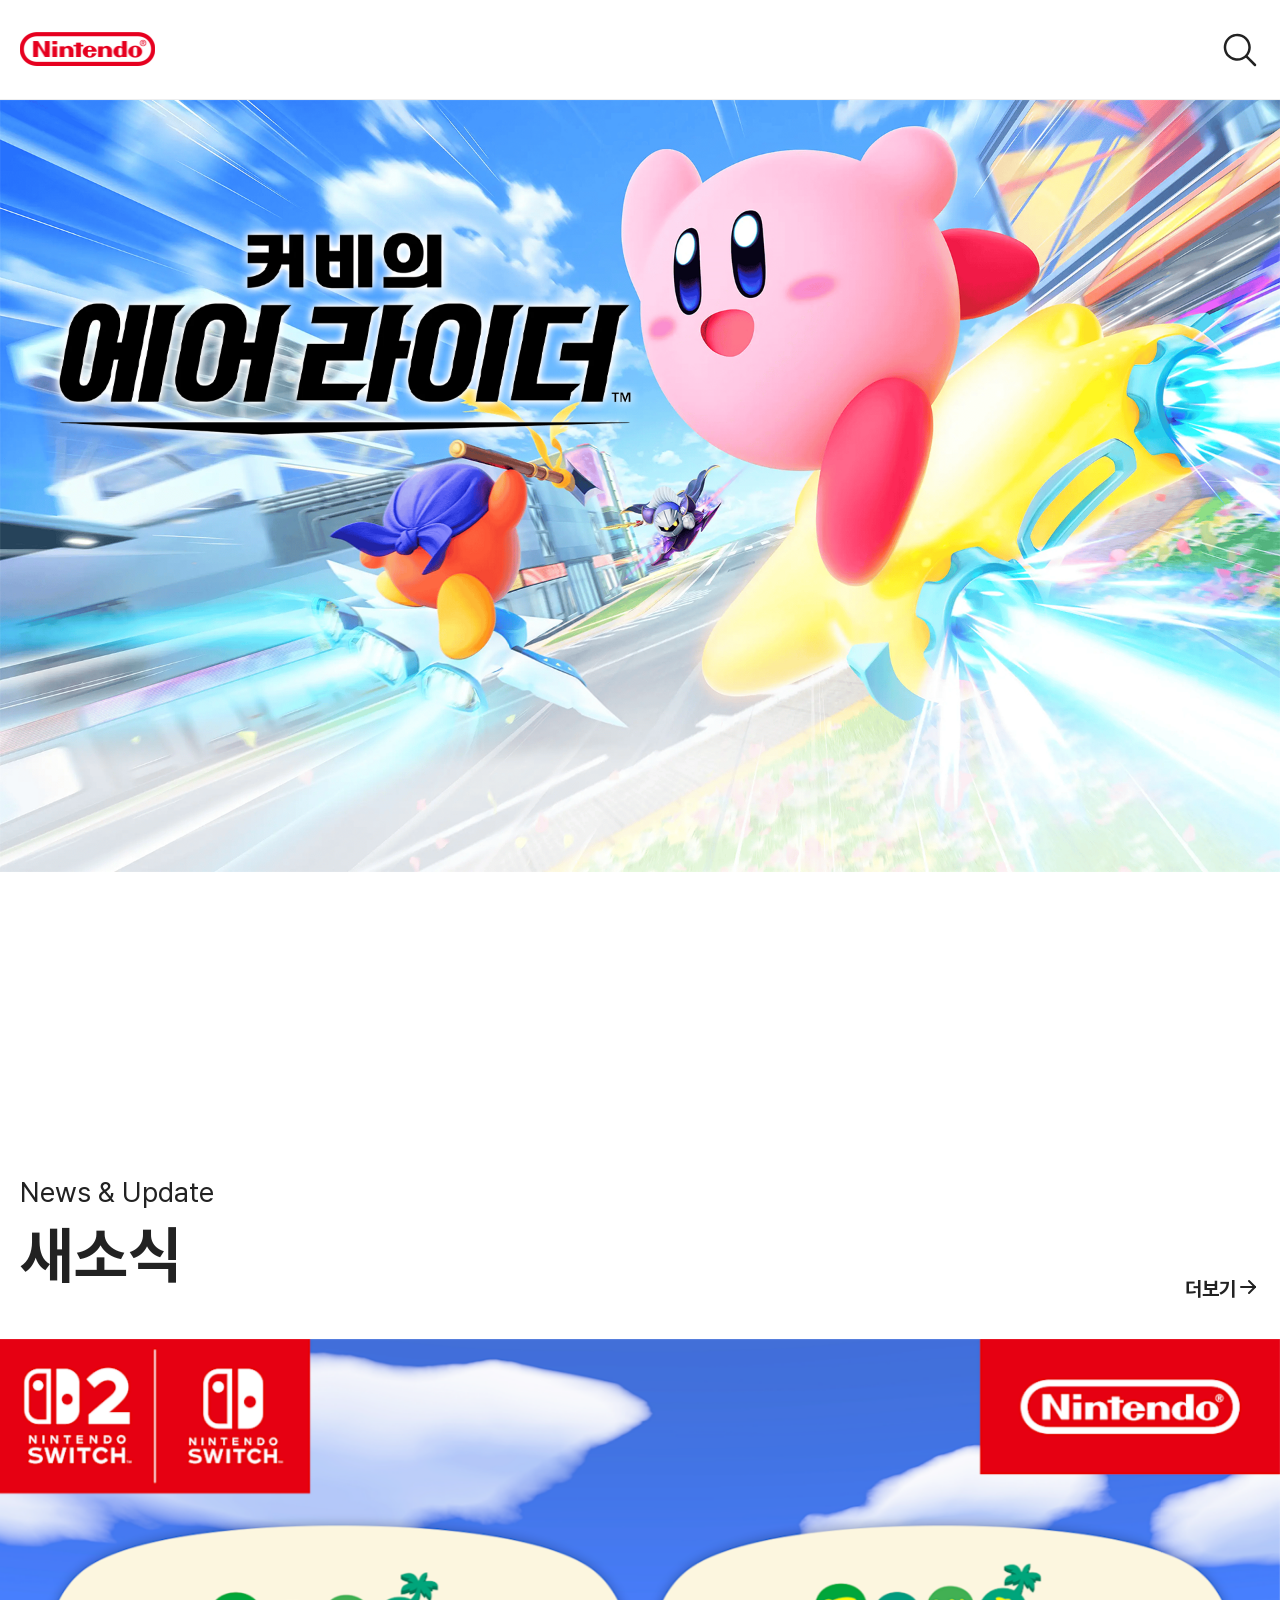
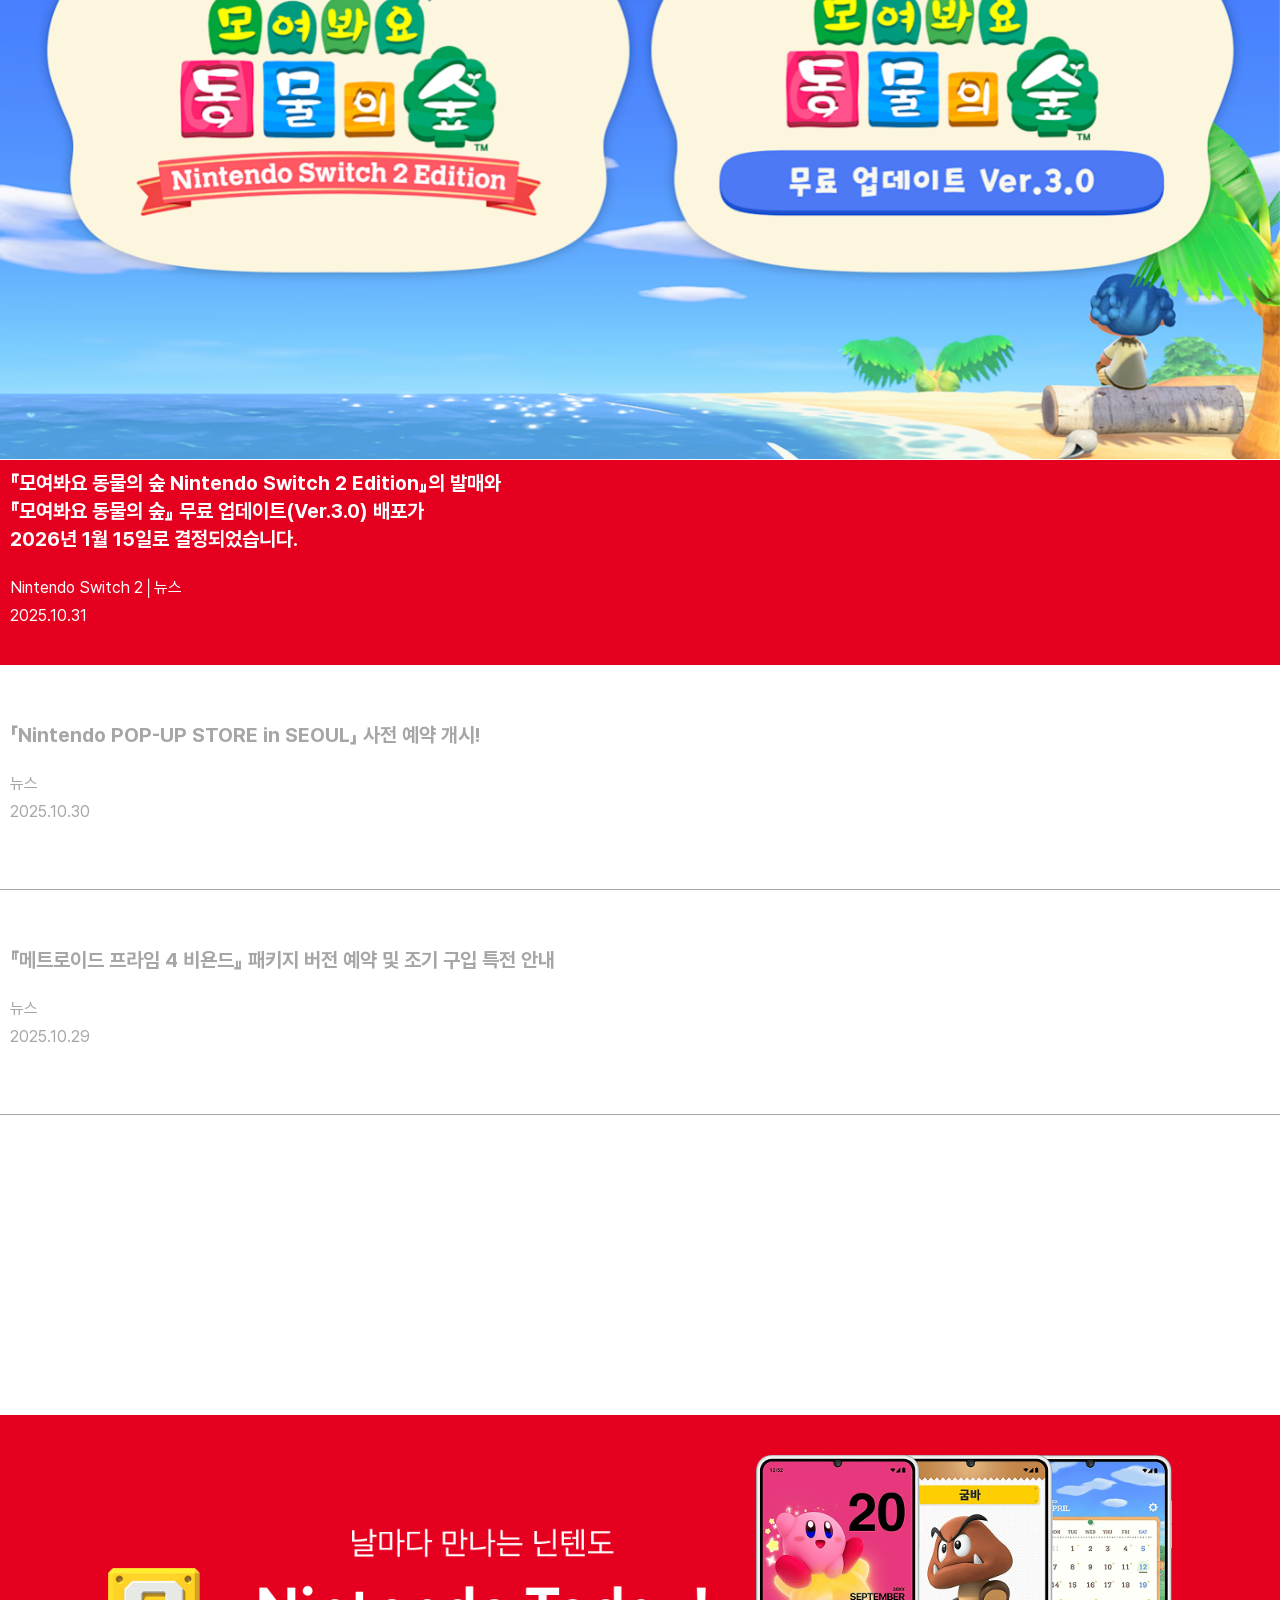
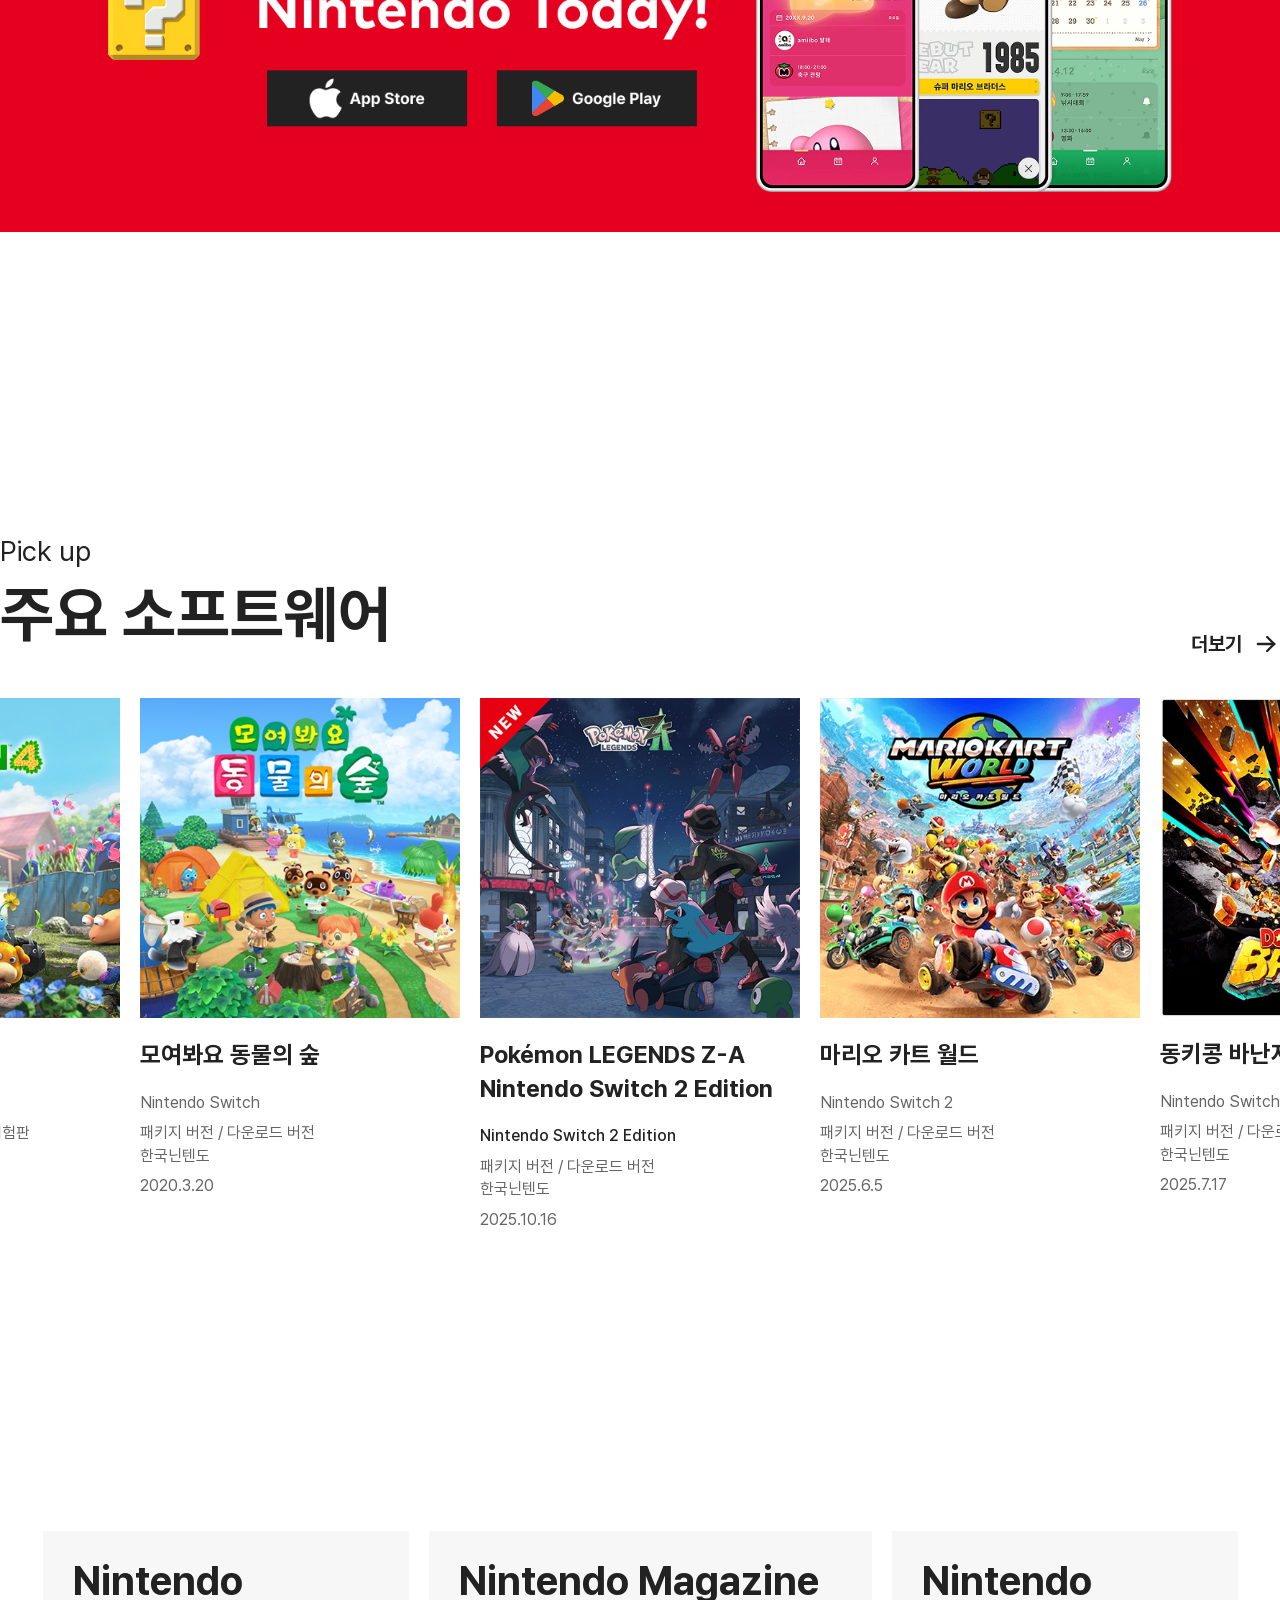
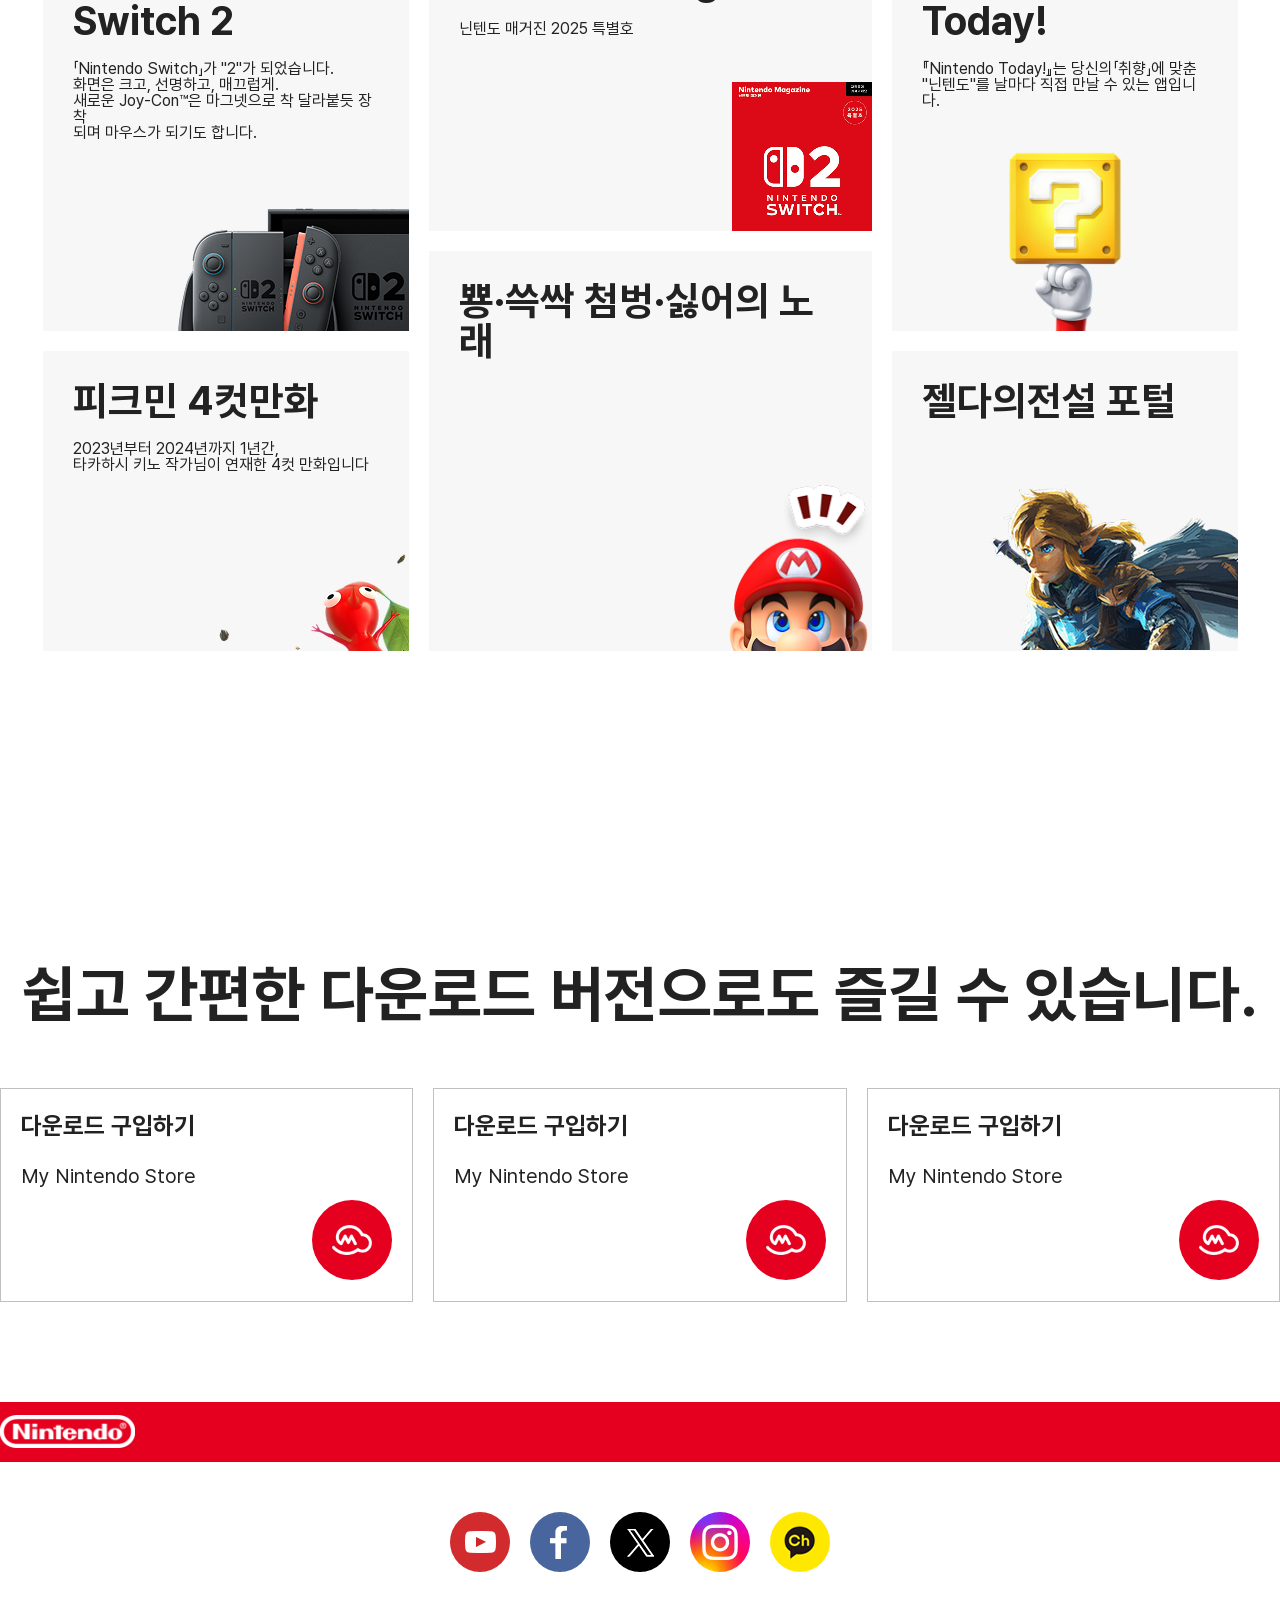
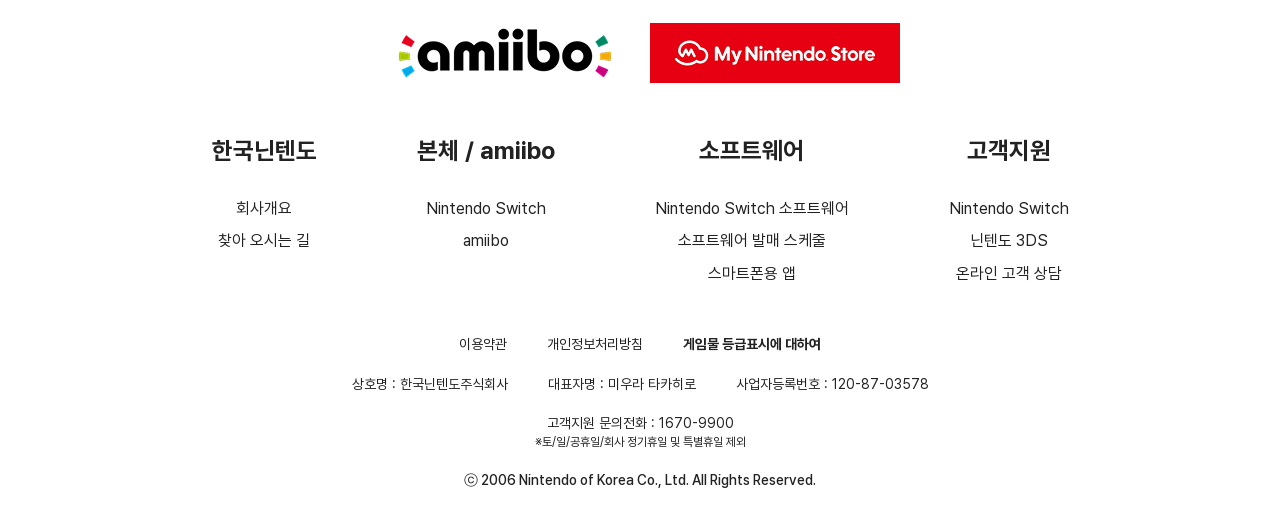
<file: index.html>
<!DOCTYPE html>
<html lang="ko">
  <head>
    <meta charset="UTF-8" />
    <meta name="viewport" content="width=device-width, initial-scale=1.0" />
    <title>Nintendo</title>
    <link rel="stylesheet" href="css/swiper-bundle.min.css" />
    <link rel="stylesheet" href="css/scss/common.scss" />
    <link rel="stylesheet" href="css/common.css" />

    <!-- jquery -->
    <script src="lib/jquery-3.7.1.min.js"></script>
    <!-- lib -->
    <script src="lib/swiper-bundle.min.js"></script>

    <script src="js/main.js" type="module"></script>
  </head>
  <body>
    <header class="header">
      <div class="header-wrap">
        <div class="inner">
          <h1 class="logo">
            <img src="image/logo.svg" alt="닌텐도 로고" />
          </h1>
          <!-- logo -->

          <nav class="nav">
            <ul class="gnb">
              <li>본체 및 amiibo</li>
              <li>소프트웨어</li>
              <li>News</li>
              <li>캐릭터</li>
              <li>고객지원</li>
              <li>스토어</li>
            </ul>
            <!-- gnb -->
          </nav>
          <!-- nav -->

          <div class="util">
            <a href="#" class="search">
              <img src="image/icon_search.svg" alt="검색 아이콘" />
            </a>
          </div>
          <!-- util -->
        </div>
        <!-- inner -->
      </div>
      <!-- header-wrap -->
    </header>
    <!-- header -->

    <main>
      <div class="swiper mainvisual">
        <div class="swiper-wrapper">
          <div class="swiper-slide">
            <a href="#">
              <img src="image/메인비주얼-01.png" alt="메인비주얼1" />
            </a>
          </div>

          <div class="swiper-slide">
            <a href="#">
              <img src="image/mainvisual02.webp" alt="메인비주얼1" />
            </a>
          </div>

          <div class="swiper-slide">
            <a href="#">
              <img src="image/mainvisual03.webp" alt="메인비주얼1" />
            </a>
          </div>

          <div class="swiper-slide">
            <a href="#">
              <img src="image/mainvisual04.webp" alt="메인비주얼1" />
            </a>
          </div>

          <div class="swiper-slide">
            <a href="#">
              <img src="image/mainvisual05.webp" alt="메인비주얼1" />
            </a>
          </div>
        </div>
        <!-- <div class="swiper-pagination"></div> -->
      </div>
      <!-- swiper mainvisual -->

      <div class="section-news">
        <div class="inner">
          <div class="top">
            <div class="title">
              <p>News & Update</p>
              <strong>새소식</strong>
            </div>
            <!-- title -->

            <a href="#" div class="morepage">
              <p>더보기</p>
              <img src="image/arrow-right.svg" alt="화살표 아이콘" />
            </a>
            <!-- morepage -->
          </div>
          <!-- top -->

          <div class="content">
            <div class="swiper news-thumbnail">
              <div class="swiper-wrapper">
                <div class="swiper-slide">
                  <img src="image/news01.webp" alt="새소식 이미지 1" />
                </div>
                <!-- swiper-slide -->

                <div class="swiper-slide">
                  <img src="image/news02.webp" alt="새소식 이미지 2" />
                </div>
                <!-- swiper-slide -->

                <div class="swiper-slide">
                  <img src="image/news03.webp" alt="새소식 이미지 3" />
                </div>
                <!-- swiper-slide -->

                <div class="swiper-slide">
                  <img src="image/news04.webp" alt="새소식 이미지 4" />
                </div>
                <!-- swiper-slide -->

                <div class="swiper-slide">
                  <img src="image/news05.webp" alt="새소식 이미지 5" />
                </div>
                <!-- swiper-slide -->

                <div class="swiper-slide">
                  <img src="image/news06.webp" alt="새소식 이미지 6" />
                </div>
                <!-- swiper-slide -->

                <div class="swiper-slide">
                  <img src="image/news07.webp" alt="새소식 이미지 7" />
                </div>
                <!-- swiper-slide -->

                <div class="swiper-slide">
                  <img src="image/news08.webp" alt="새소식 이미지 8" />
                </div>
                <!-- swiper-slide -->
              </div>
            </div>

            <div thumbsSlider="" class="swiper news-title">
              <div class="swiper-wrapper">
                <div class="swiper-slide">
                  <strong
                    >『모여봐요 동물의 숲 Nintendo Switch 2 Edition』의
                    발매와<br />
                    『모여봐요 동물의 숲』 무료 업데이트(Ver.3.0) 배포가 <br />
                    2026년 1월 15일로 결정되었습니다.</strong
                  >
                  <div class="info">
                    <p>Nintendo Switch 2│뉴스</p>
                    <p>2025.10.31</p>
                  </div>
                  <!-- info -->
                </div>
                <!-- swiper-slide -->

                <div class="swiper-slide">
                  <strong
                    >「Nintendo POP-UP STORE in SEOUL」 사전 예약 개시!
                  </strong>
                  <div class="info">
                    <p>뉴스</p>
                    <p>2025.10.30</p>
                  </div>
                  <!-- info -->
                </div>
                <!-- swiper-slide -->

                <div class="swiper-slide">
                  <strong
                    >『메트로이드 프라임 4 비욘드』 패키지 버전 예약 및 조기
                    구입 특전 안내</strong
                  >
                  <div class="info">
                    <p>뉴스</p>
                    <p>2025.10.29</p>
                  </div>
                  <!-- info -->
                </div>
                <!-- swiper-slide -->

                <div class="swiper-slide">
                  <strong
                    >「마리오 카트 월드 2025 가을 이벤트 매치」가 11월 22일,
                    23일에 개최! 참가자 모집 중!</strong
                  >
                  <div class="info">
                    <p>Nintendo Switch 2│뉴스</p>
                    <p>2025.10.27</p>
                  </div>
                  <!-- info -->
                </div>
                <!-- swiper-slide -->

                <div class="swiper-slide">
                  <strong
                    >잠실 롯데월드몰에서 「LOTTE | SUPER MARIO JOYFUL <br />
                    HOLIDAY in LOTTE WORLD MALL」 개최 결정! <br />
                    「 Nintendo POP-UP STORE in SEOUL」도 개최합니다.
                  </strong>
                  <div class="info">
                    <p>뉴스</p>
                    <p>2025.10.27</p>
                  </div>
                  <!-- info -->
                </div>
                <!-- swiper-slide -->

                <div class="swiper-slide">
                  <strong
                    >Nintendo Switch 2 『커비의 에어 라이더』 발매 전 <br />
                    ｢Global Test Ride｣ 개최 결정!
                  </strong>
                  <div class="info">
                    <p>Nintendo Switch 2│뉴스</p>
                    <p>2025.10.24</p>
                  </div>
                  <!-- info -->
                </div>
                <!-- swiper-slide -->

                <div class="swiper-slide">
                  <strong
                    >『동키콩 바난자 DK 아일랜드&에메랄드 러시』의 게임 내
                    <br />
                    이벤트를 10월 28일부터 개최합니다. 특별한 캐릭터 <br />
                    피규어를 획득할 수 있습니다.
                  </strong>
                  <div class="info">
                    <p>뉴스</p>
                    <p>2025.10.20</p>
                  </div>
                  <!-- info -->
                </div>
                <!-- swiper-slide -->

                <div class="swiper-slide">
                  <strong
                    >미르시티에서 펼쳐지는 인간과 포켓몬의 이야기. <br />
                    「Pokémon LEGENDS Z-A」 오늘 발매
                  </strong>
                  <div class="info">
                    <p>Nintendo Switch 2│뉴스</p>
                    <p>2025.10.16</p>
                  </div>
                  <!-- info -->
                </div>
                <!-- swiper-slide -->
              </div>
              <!-- swiper-wrapper -->
            </div>
          </div>
          <!-- content -->
        </div>
        <!-- inner -->
      </div>
      <!-- section-news -->

      <div class="nintendo-today">
        <img src="image/nintendotoday.png" alt="닌텐도투데이홍보이미지" />
      </div>
      <!-- nintendo-today -->

      <section class="section-software">
        <div class="inner">
          <div class="top">
            <div class="title">
              <p>Pick up</p>
              <strong>주요 소프트웨어</strong>
            </div>
            <!-- title -->

            <a href="#" div class="morepage">
              <p>더보기</p>
              <img src="image/arrow-right.svg" alt="화살표 아이콘" />
            </a>
            <!-- morepage -->
          </div>

          <div class="content">
            <div class="swiper software-slide">
              <div class="swiper-wrapper">
                <div class="swiper-slide">
                  <a href="#" class="item">
                    <img src="image/software01.png" alt="포켓몬스터za" />
                    <div class="textbox">
                      <strong
                        >Pokémon LEGENDS Z-A Nintendo Switch 2 Edition</strong
                      >
                      <div class="info">
                        <strong>Nintendo Switch 2 Edition</strong>
                        <div class="version">
                          <p>패키지 버전 / 다운로드 버전</p>
                          <p>한국닌텐도</p>
                        </div>
                        <!-- version -->
                        <span>2025.10.16</span>
                      </div>
                      <!-- info -->
                    </div>
                    <!-- textbox -->
                  </a>
                  <!-- item -->
                </div>
                <!-- swiper-slide -->

                <div class="swiper-slide">
                  <a href="#" class="item">
                    <img src="image/software02.png" alt="마리오 카트 월드" />

                    <div class="textbox">
                      <strong>마리오 카트 월드</strong>
                      <div class="info">
                        <span>Nintendo Switch 2</span>
                        <div class="version">
                          <p>패키지 버전 / 다운로드 버전</p>
                          <p>한국닌텐도</p>
                        </div>
                        <!-- version -->
                        <span>2025.6.5</span>
                      </div>
                      <!-- info -->
                    </div>
                    <!-- textbox -->
                  </a>
                  <!-- item -->
                </div>
                <!-- swiper-slide -->

                <div class="swiper-slide">
                  <a href="#" class="item">
                    <img src="image/software03.png" alt="동키콩 바난자" />
                    <div class="textbox">
                      <strong>동키콩 바난자</strong>
                      <div class="info">
                        <span>Nintendo Switch 2</span>
                        <div class="version">
                          <p>패키지 버전 / 다운로드 버전 / 체험판</p>
                          <p>한국닌텐도</p>
                        </div>
                        <!-- version -->
                        <span>2025.7.17</span>
                      </div>
                      <!-- info -->
                    </div>
                    <!-- textbox -->
                  </a>
                  <!-- item -->
                </div>
                <!-- swiper-slide -->

                <div class="swiper-slide">
                  <a href="#" class="item">
                    <img src="image/software04.png" alt="피크민4" />
                    <div class="textbox">
                      <strong>피크민 4</strong>
                      <div class="info">
                        <span>Nintendo Switch</span>
                        <div class="version">
                          <p>패키지 버전 / 다운로드 버전 / 체험판</p>
                          <p>한국닌텐도</p>
                        </div>
                        <!-- version -->
                        <span>2023.7.21</span>
                      </div>
                      <!-- info -->
                    </div>
                    <!-- textbox -->
                  </a>
                  <!-- item -->
                </div>
                <!-- swiper-slide -->

                <div class="swiper-slide">
                  <a href="#" class="item">
                    <img src="image/software05.png" alt="모여봐요동물의숲" />
                    <div class="textbox">
                      <strong>모여봐요 동물의 숲</strong>
                      <div class="info">
                        <span>Nintendo Switch</span>
                        <div class="version">
                          <p>패키지 버전 / 다운로드 버전</p>
                          <p>한국닌텐도</p>
                        </div>
                        <!-- version -->
                        <span>2020.3.20</span>
                      </div>
                      <!-- info -->
                    </div>
                    <!-- textbox -->
                  </a>
                  <!-- item -->
                </div>
                <!-- swiper-slide -->

                <div class="swiper-slide">
                  <a href="#" class="item">
                    <img src="image/software01.png" alt="포켓몬스터za" />
                    <div class="textbox">
                      <strong
                        >Pokémon LEGENDS Z-A Nintendo Switch 2 Edition</strong
                      >
                      <div class="info">
                        <span>Nintendo Switch 2 Edition</span>
                        <div class="version">
                          <p>패키지 버전 / 다운로드 버전</p>
                          <p>한국닌텐도</p>
                        </div>
                        <!-- version -->
                        <span>2025.10.16</span>
                      </div>
                      <!-- info -->
                    </div>
                    <!-- textbox -->
                  </a>
                  <!-- item -->
                </div>
                <!-- swiper-slide -->

                <div class="swiper-slide">
                  <a href="#" class="item">
                    <img src="image/software02.png" alt="마리오 카트 월드" />
                    <div class="textbox">
                      <strong>마리오 카트 월드</strong>
                      <div class="info">
                        <span>Nintendo Switch 2</span>
                        <div class="version">
                          <p>패키지 버전 / 다운로드 버전</p>
                          <p>한국닌텐도</p>
                        </div>
                        <!-- version -->
                        <span>2025.6.5</span>
                      </div>
                      <!-- info -->
                    </div>
                    <!-- textbox -->
                  </a>
                  <!-- item -->
                </div>
                <!-- swiper-slide -->

                <div class="swiper-slide">
                  <a href="#" class="item">
                    <img src="image/software03.png" alt="동키콩 바난자" />
                    <div class="textbox">
                      <strong>동키콩 바난자</strong>
                      <div class="info">
                        <span>Nintendo Switch 2</span>
                        <div class="version">
                          <p>패키지 버전 / 다운로드 버전 / 체험판</p>
                          <p>한국닌텐도</p>
                        </div>
                        <!-- version -->
                        <span>2025.7.17</span>
                      </div>
                      <!-- info -->
                    </div>
                    <!-- textbox -->
                  </a>
                  <!-- item -->
                </div>
                <!-- swiper-slide -->

                <div class="swiper-slide">
                  <a href="#" class="item">
                    <img src="image/software04.png" alt="피크민4" />
                    <div class="textbox">
                      <strong>피크민 4</strong>
                      <div class="info">
                        <span>Nintendo Switch</span>
                        <div class="version">
                          <p>패키지 버전 / 다운로드 버전 / 체험판</p>
                          <p>한국닌텐도</p>
                        </div>
                        <!-- version -->
                        <span>2023.7.21</span>
                      </div>
                      <!-- info -->
                    </div>
                    <!-- textbox -->
                  </a>
                  <!-- item -->
                </div>
                <!-- swiper-slide -->

                <div class="swiper-slide">
                  <a href="#" class="item">
                    <img src="image/software05.png" alt="모여봐요동물의숲" />
                    <div class="textbox">
                      <strong>모여봐요 동물의 숲</strong>
                      <div class="info">
                        <span>Nintendo Switch</span>
                        <div class="version">
                          <p>패키지 버전 / 다운로드 버전</p>
                          <p>한국닌텐도</p>
                        </div>
                        <!-- version -->
                        <span>2020.3.20</span>
                      </div>
                      <!-- info -->
                    </div>
                    <!-- textbox -->
                  </a>
                  <!-- item -->
                </div>
                <!-- swiper-slide -->
              </div>
              <!-- swiper-wrapper -->
            </div>
            <!-- software -->
          </div>
          <!-- content -->
        </div>
        <!-- inner -->
      </section>
      <!-- software -->

      <section class="section-banner">
        <div class="inner">
          <div class="banners">
            <ul class="left">
              <li>
                <strong
                  >Nintendo <br />
                  Switch 2</strong
                >
                <p>
                  「Nintendo Switch」가 "2"가 되었습니다. <br />
                  화면은 크고, 선명하고, 매끄럽게.<br />
                  새로운 Joy-Con™은 마그넷으로 착 달라붙듯 장착 <br />
                  되며 마우스가 되기도 합니다.
                </p>

                <div class="imagebox">
                  <img src="image/banner01.png" alt="" />
                </div>
                <!-- imagebox -->
              </li>

              <li>
                <strong>피크민 4컷만화</strong>
                <p>
                  2023년부터 2024년까지 1년간, <br />
                  타카하시 키노 작가님이 연재한 4컷 만화입니다
                </p>
                <!-- text -->

                <div class="imagebox">
                  <img src="image/banner04.png" alt="" />
                </div>
                <!-- imagebox -->
              </li>
            </ul>
            <!-- left -->

            <ul class="center">
              <li>
                <strong>Nintendo Magazine</strong>
                <p>닌텐도 매거진 2025 특별호</p>

                <div class="imagebox">
                  <img src="image/banner02.png" alt="" />
                </div>
                <!-- imagebox -->
              </li>

              <li>
                <strong>뿅·쓱싹 첨벙·싫어의 노래</strong>

                <div class="imagebox">
                  <img src="image/banner05.png" alt="" />
                </div>
                <!-- imagebox -->
              </li>
            </ul>
            <!-- center -->

            <ul class="right">
              <li>
                <strong
                  >Nintendo <br />
                  Today!</strong
                >
                <p>
                  『Nintendo Today!』는 당신의「취향」에 맞춘 <br />
                  "닌텐도"를 날마다 직접 만날 수 있는 앱입니다.
                </p>

                <div class="imagebox">
                  <img src="image/banner03.png" alt="" />
                </div>
                <!-- imagebox -->
              </li>

              <li>
                <strong>젤다의전설 포털</strong>

                <div class="imagebox">
                  <img src="image/banner06.png" alt="" />
                </div>
                <!-- imagebox -->
              </li>
            </ul>
            <!-- right -->
          </div>
          <!-- banners -->
        </div>
        <!-- inner -->
      </section>
      <!-- section-banner -->

      <section class="section-download">
        <div class="inner">
          <div class="title">
            <h2>쉽고 간편한 다운로드 버전으로도 즐길 수 있습니다.</h2>
          </div>
          <!-- title -->

          <div class="list">
            <a href="#" class="item">
              <div class="text">
                <strong>다운로드 구입하기</strong>
                <p>My Nintendo Store</p>
              </div>
              <!-- text -->

              <div class="imagebox">
                <img src="image/icon_mynintendo.svg" alt="" />
              </div>
              <!-- imagebox -->
            </a>
            <!-- item -->

            <a href="#" class="item">
              <div class="text">
                <strong>다운로드 구입하기</strong>
                <p>My Nintendo Store</p>
              </div>
              <!-- text -->

              <div class="imagebox">
                <img src="image/icon_mynintendo.svg" alt="" />
              </div>
              <!-- imagebox -->
            </a>
            <!-- item -->

            <a href="#" class="item">
              <div class="text">
                <strong>다운로드 구입하기</strong>
                <p>My Nintendo Store</p>
              </div>
              <!-- text -->

              <div class="imagebox">
                <img src="image/icon_mynintendo.svg" alt="" />
              </div>
              <!-- imagebox -->
            </a>
            <!-- item -->
          </div>
          <!-- list -->
        </div>
        <!-- inner -->
      </section>
      <!-- section-download -->
    </main>

    <footer class="footer">
      <div class="label">
        <a href="#">
          <img src="image/logo2.svg" alt="닌텐도 로고" />
        </a>
      </div>

      <div class="inner">
        <div class="sns">
          <a href="#">
            <img src="image/icon_youtube.svg" alt="" />
          </a>

          <a href="#">
            <img src="image/icon_facebook.svg" alt="" />
          </a>

          <a href="#">
            <img src="image/icon_x.svg" alt="" />
          </a>

          <a href="#">
            <img src="image/icon_instagram 1.svg" alt="" />
          </a>

          <a href="#">
            <img src="image/icon_kakao.svg" alt="" />
          </a>
        </div>
        <!-- sns -->

        <div class="footer-top">
          <div class="left">
            <a href="#">
              <img src="image/Amiibo_logo 1.png" alt="" />
            </a>

            <a href="#">
              <img src="image/mynintendostore.png" alt="" />
            </a>
          </div>
          <!-- left -->

          <div class="right">
            <ul class="depth-01">
              <li>한국닌텐도</li>
              <ul class="depth-02">
                <a href="#">
                  <li>회사개요</li>
                </a>
                <a href="#">
                  <li>찾아 오시는 길</li>
                </a>
              </ul>
              <!-- depth-02 -->
            </ul>
            <!-- depth-01 -->

            <ul class="depth-01">
              <li>본체 / amiibo</li>
              <ul class="depth-02">
                <a href="#">
                  <li>Nintendo Switch</li>
                </a>
                <a href="#">
                  <li>amiibo</li>
                </a>
              </ul>
              <!-- depth-02 -->
            </ul>
            <!-- depth-01 -->

            <ul class="depth-01">
              <li>소프트웨어</li>
              <ul class="depth-02">
                <a href="#">
                  <li>Nintendo Switch 소프트웨어</li>
                </a>
                <a href="#">
                  <li>소프트웨어 발매 스케줄</li>
                </a>

                <a href="#">
                  <li>스마트폰용 앱</li>
                </a>
              </ul>
              <!-- depth-02 -->
            </ul>
            <!-- depth-01 -->

            <ul class="depth-01">
              <li>고객지원</li>
              <ul class="depth-02">
                <a href="#">
                  <li>Nintendo Switch</li>
                </a>
                <a href="#">
                  <li>닌텐도 3DS</li>
                </a>

                <a href="#">
                  <li>온라인 고객 상담</li>
                </a>
              </ul>
              <!-- depth-02 -->
            </ul>
            <!-- depth-01 -->
          </div>
          <!-- right -->
        </div>
        <!-- footer-top -->

        <div class="footer-bottom">
          <div class="tos">
            <a href="#">
              <p>이용약관</p>
            </a>

            <a href="#">
              <p>개인정보처리방침</p>
            </a>

            <a href="#">
              <strong>게임물 등급표시에 대하여</strong>
            </a>
          </div>
          <!-- tos -->

          <div class="company">
            <p>상호명 : 한국닌텐도주식회사</p>
            <p>대표자명 : 미우라 타카히로</p>
            <p>사업자등록번호 : 120-87-03578</p>
          </div>
          <!-- company -->

          <div class="tel">
            <span>고객지원 문의전화 : 1670-9900</span>
            <p>※토/일/공휴일/회사 정기휴일 및 특별휴일 제외</p>
          </div>
          <!-- tel -->

          <div class="copyright">
            <p>ⓒ 2006 Nintendo of Korea Co., Ltd. All Rights Reserved.</p>
          </div>
          <!-- copyright -->
        </div>

        <!-- footer-bottom -->
      </div>
      <!-- inner -->
    </footer>
  </body>
</html>
</file>
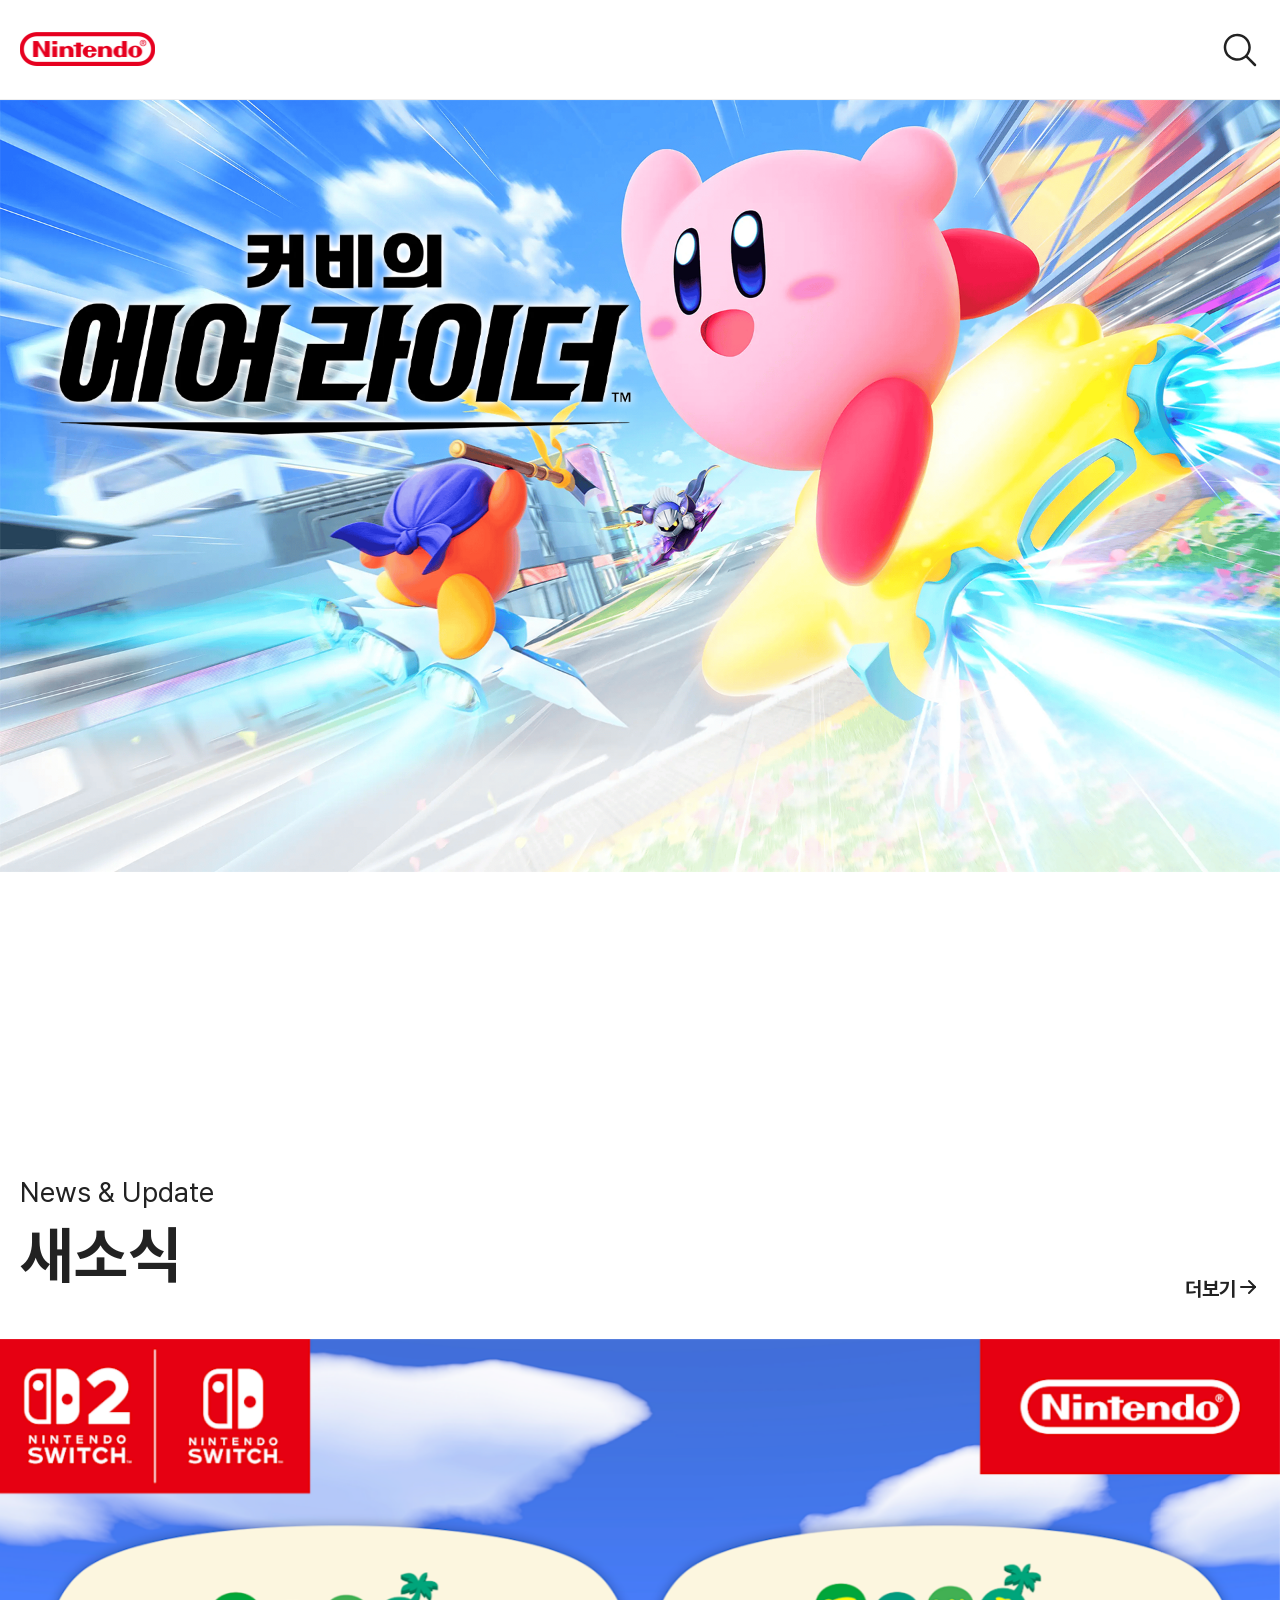
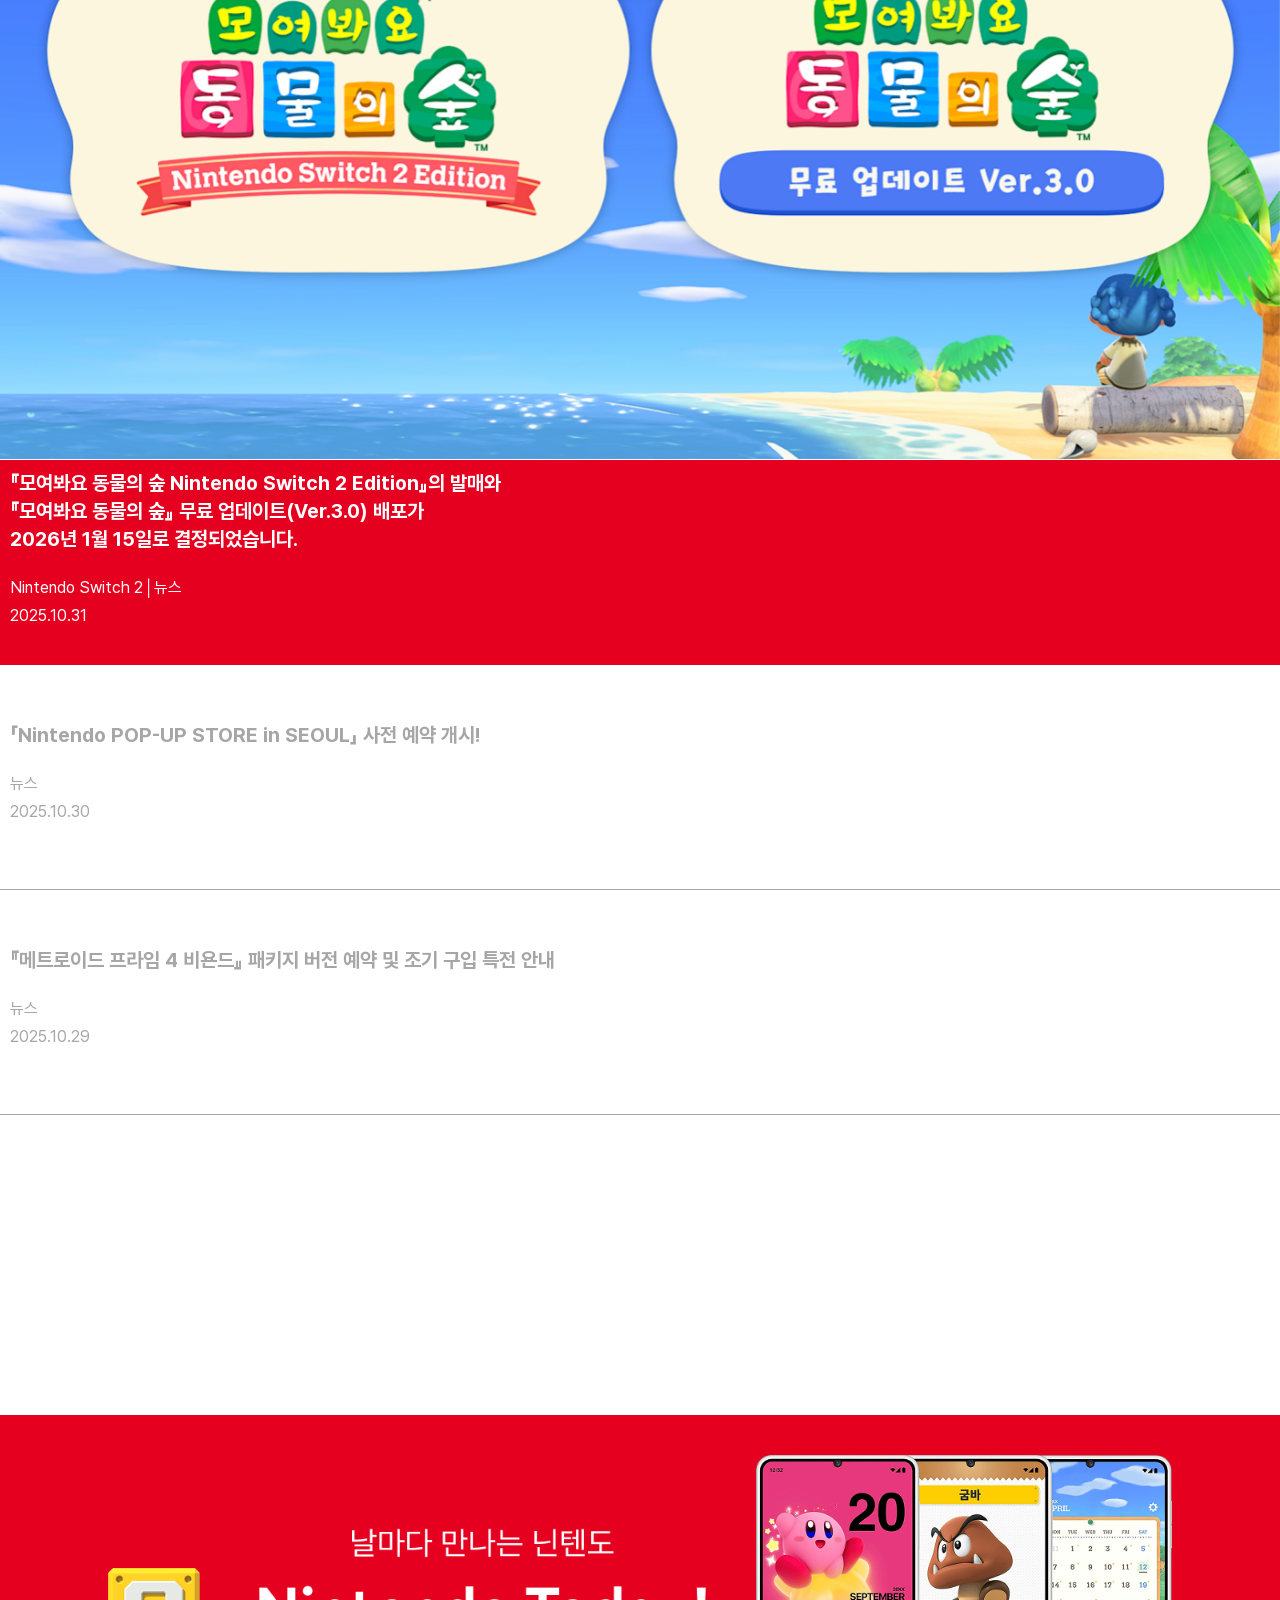
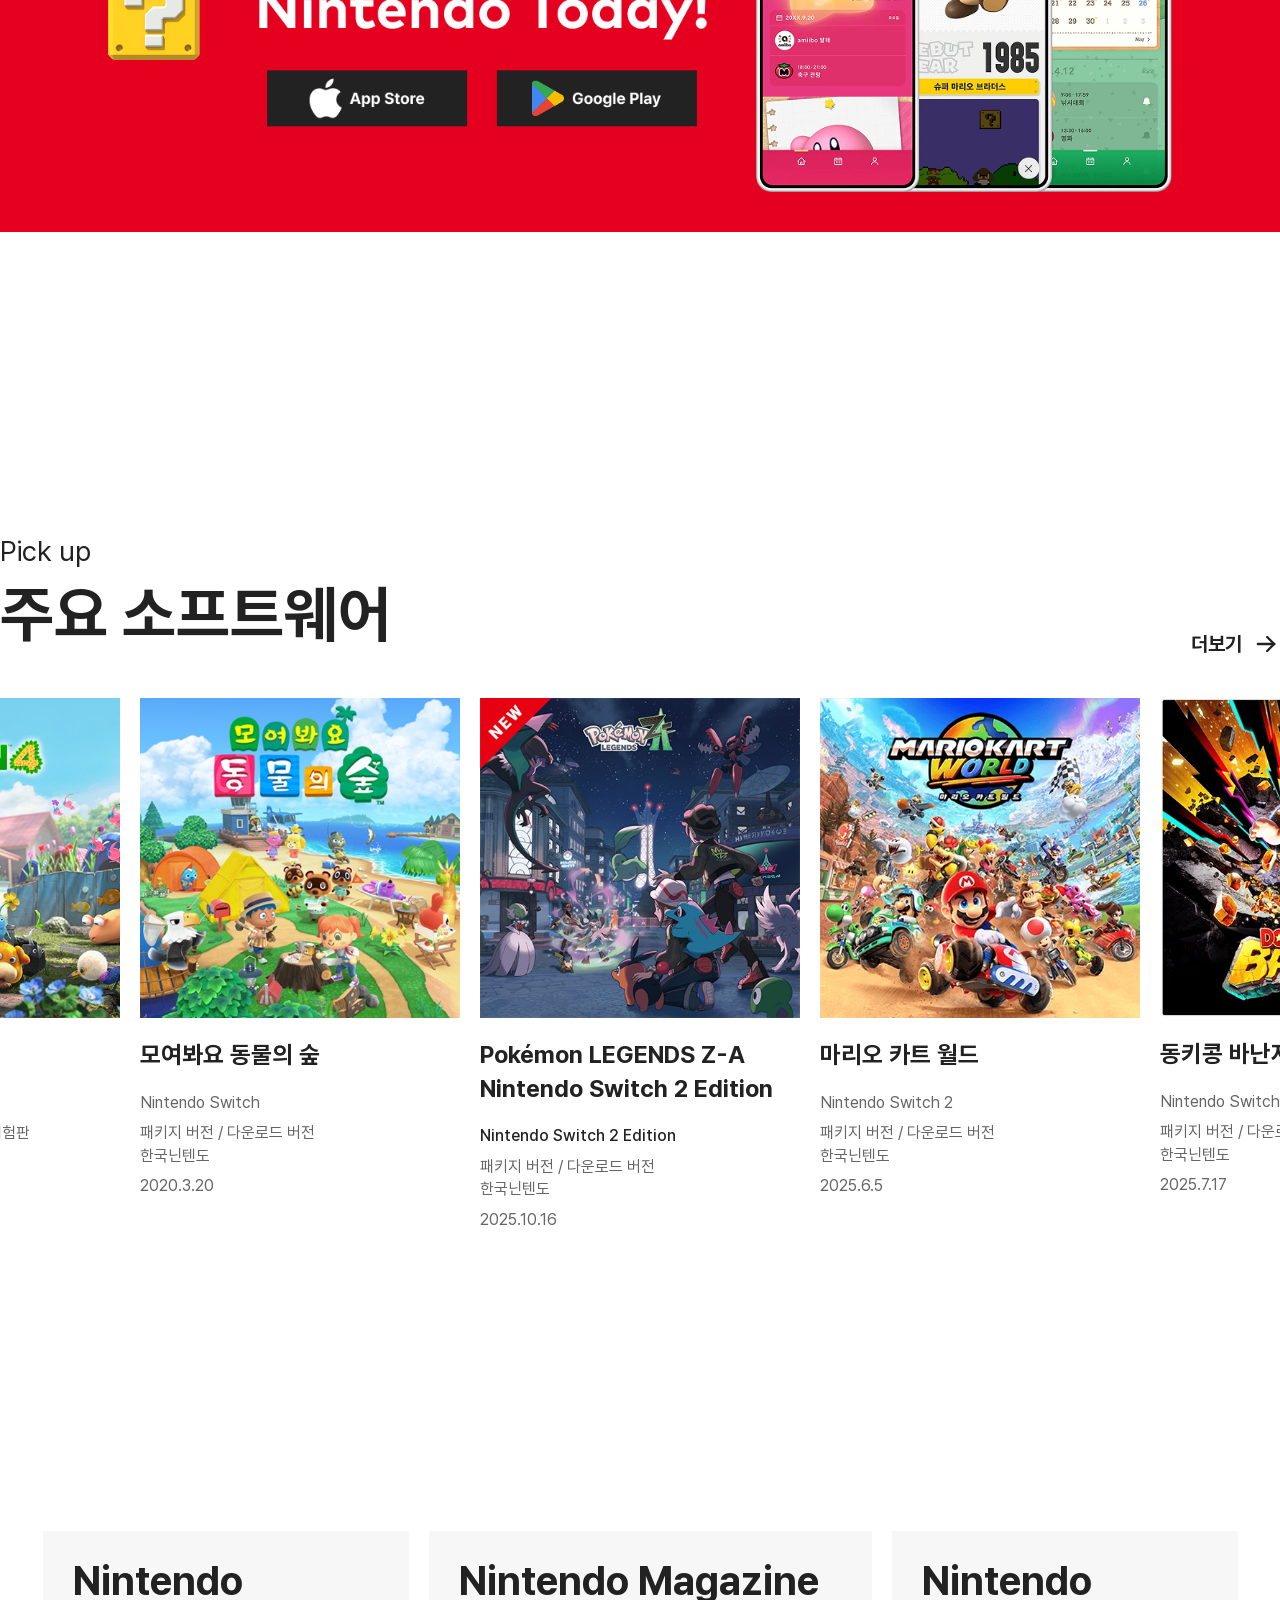
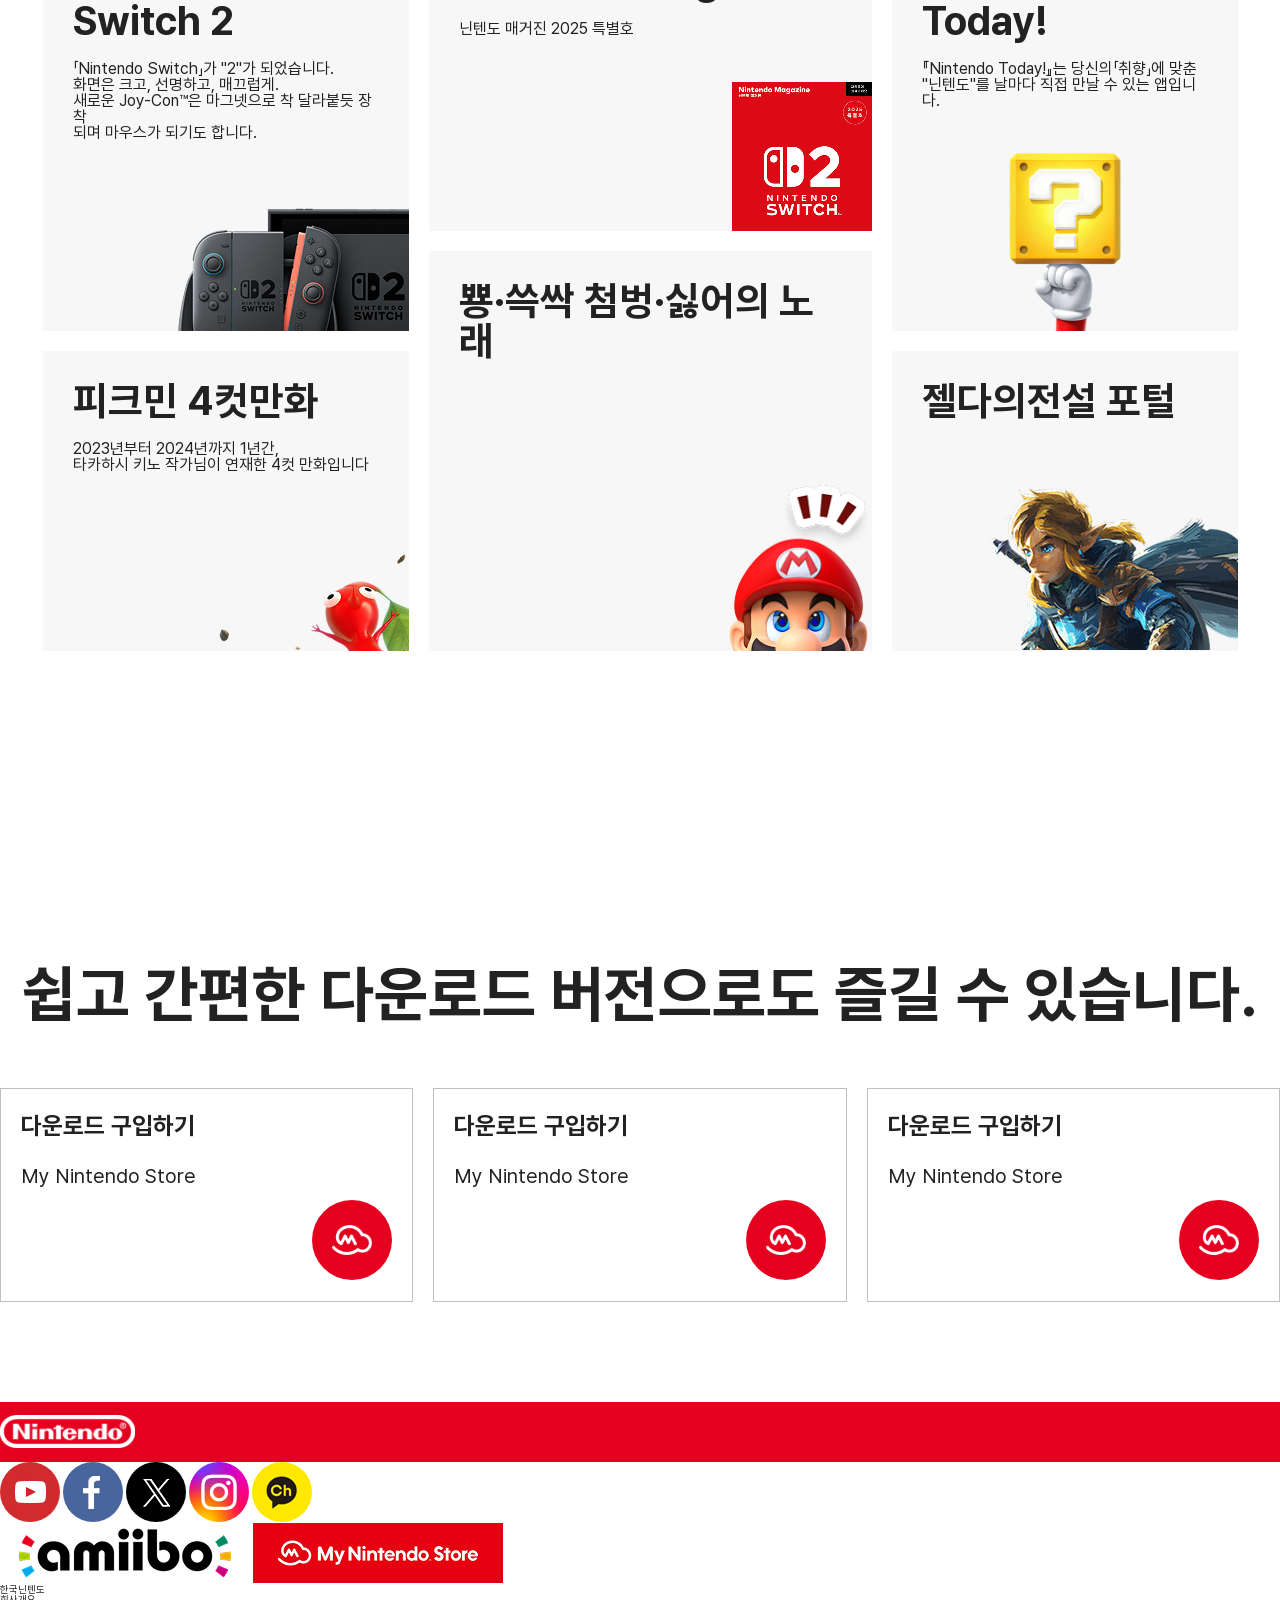
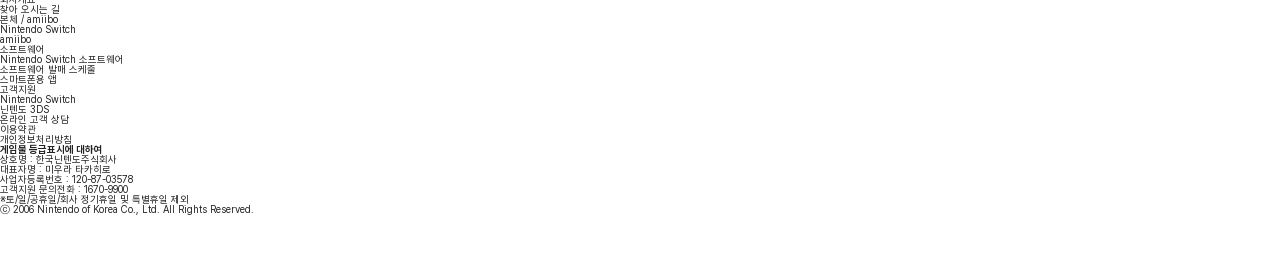
<file: index..html>
<!DOCTYPE html>
<html lang="ko">
  <head>
    <meta charset="UTF-8" />
    <meta name="viewport" content="width=device-width, initial-scale=1.0" />
    <title>Nintendo</title>
    <link rel="stylesheet" href="css/swiper-bundle.min.css" />
    <link rel="stylesheet" href="css/scss/common.scss" />
    <link rel="stylesheet" href="css/common.css" />

    <!-- jquery -->
    <script src="lib/jquery-3.7.1.min.js"></script>
    <!-- lib -->
    <script src="lib/swiper-bundle.min.js"></script>

    <script src="js/main.js" type="module"></script>
  </head>
  <body>
    <header class="header">
      <div class="header-wrap">
        <div class="inner">
          <h1 class="logo">
            <img src="image/logo.svg" alt="닌텐도 로고" />
          </h1>
          <!-- logo -->

          <nav class="nav">
            <ul class="gnb">
              <li>본체 및 amiibo</li>
              <li>소프트웨어</li>
              <li>News</li>
              <li>캐릭터</li>
              <li>고객지원</li>
              <li>스토어</li>
            </ul>
            <!-- gnb -->
          </nav>
          <!-- nav -->

          <div class="util">
            <a href="#" class="search">
              <img src="image/icon_search.svg" alt="검색 아이콘" />
            </a>
          </div>
          <!-- util -->
        </div>
        <!-- inner -->
      </div>
      <!-- header-wrap -->
    </header>
    <!-- header -->

    <main>
      <div class="swiper mainvisual">
        <div class="swiper-wrapper">
          <div class="swiper-slide">
            <a href="#">
              <img src="image/메인비주얼-01.png" alt="메인비주얼1" />
            </a>
          </div>

          <div class="swiper-slide">
            <a href="#">
              <img src="image/mainvisual02.webp" alt="메인비주얼1" />
            </a>
          </div>

          <div class="swiper-slide">
            <a href="#">
              <img src="image/mainvisual03.webp" alt="메인비주얼1" />
            </a>
          </div>

          <div class="swiper-slide">
            <a href="#">
              <img src="image/mainvisual04.webp" alt="메인비주얼1" />
            </a>
          </div>

          <div class="swiper-slide">
            <a href="#">
              <img src="image/mainvisual05.webp" alt="메인비주얼1" />
            </a>
          </div>
        </div>
        <!-- <div class="swiper-pagination"></div> -->
      </div>
      <!-- swiper mainvisual -->

      <div class="section-news">
        <div class="inner">
          <div class="top">
            <div class="title">
              <p>News & Update</p>
              <strong>새소식</strong>
            </div>
            <!-- title -->

            <a href="#" div class="morepage">
              <p>더보기</p>
              <img src="image/arrow-right.svg" alt="화살표 아이콘" />
            </a>
            <!-- morepage -->
          </div>
          <!-- top -->

          <div class="content">
            <div class="swiper news-thumbnail">
              <div class="swiper-wrapper">
                <div class="swiper-slide">
                  <img src="image/news01.webp" alt="새소식 이미지 1" />
                </div>
                <!-- swiper-slide -->

                <div class="swiper-slide">
                  <img src="image/news02.webp" alt="새소식 이미지 2" />
                </div>
                <!-- swiper-slide -->

                <div class="swiper-slide">
                  <img src="image/news03.webp" alt="새소식 이미지 3" />
                </div>
                <!-- swiper-slide -->

                <div class="swiper-slide">
                  <img src="image/news04.webp" alt="새소식 이미지 4" />
                </div>
                <!-- swiper-slide -->

                <div class="swiper-slide">
                  <img src="image/news05.webp" alt="새소식 이미지 5" />
                </div>
                <!-- swiper-slide -->

                <div class="swiper-slide">
                  <img src="image/news06.webp" alt="새소식 이미지 6" />
                </div>
                <!-- swiper-slide -->

                <div class="swiper-slide">
                  <img src="image/news07.webp" alt="새소식 이미지 7" />
                </div>
                <!-- swiper-slide -->

                <div class="swiper-slide">
                  <img src="image/news08.webp" alt="새소식 이미지 8" />
                </div>
                <!-- swiper-slide -->
              </div>
            </div>

            <div thumbsSlider="" class="swiper news-title">
              <div class="swiper-wrapper">
                <div class="swiper-slide">
                  <strong
                    >『모여봐요 동물의 숲 Nintendo Switch 2 Edition』의
                    발매와<br />
                    『모여봐요 동물의 숲』 무료 업데이트(Ver.3.0) 배포가 <br />
                    2026년 1월 15일로 결정되었습니다.</strong
                  >
                  <div class="info">
                    <p>Nintendo Switch 2│뉴스</p>
                    <p>2025.10.31</p>
                  </div>
                  <!-- info -->
                </div>
                <!-- swiper-slide -->

                <div class="swiper-slide">
                  <strong
                    >「Nintendo POP-UP STORE in SEOUL」 사전 예약 개시!
                  </strong>
                  <div class="info">
                    <p>뉴스</p>
                    <p>2025.10.30</p>
                  </div>
                  <!-- info -->
                </div>
                <!-- swiper-slide -->

                <div class="swiper-slide">
                  <strong
                    >『메트로이드 프라임 4 비욘드』 패키지 버전 예약 및 조기
                    구입 특전 안내</strong
                  >
                  <div class="info">
                    <p>뉴스</p>
                    <p>2025.10.29</p>
                  </div>
                  <!-- info -->
                </div>
                <!-- swiper-slide -->

                <div class="swiper-slide">
                  <strong
                    >「마리오 카트 월드 2025 가을 이벤트 매치」가 11월 22일,
                    23일에 개최! 참가자 모집 중!</strong
                  >
                  <div class="info">
                    <p>Nintendo Switch 2│뉴스</p>
                    <p>2025.10.27</p>
                  </div>
                  <!-- info -->
                </div>
                <!-- swiper-slide -->

                <div class="swiper-slide">
                  <strong
                    >잠실 롯데월드몰에서 「LOTTE | SUPER MARIO JOYFUL <br />
                    HOLIDAY in LOTTE WORLD MALL」 개최 결정! <br />
                    「 Nintendo POP-UP STORE in SEOUL」도 개최합니다.
                  </strong>
                  <div class="info">
                    <p>뉴스</p>
                    <p>2025.10.27</p>
                  </div>
                  <!-- info -->
                </div>
                <!-- swiper-slide -->

                <div class="swiper-slide">
                  <strong
                    >Nintendo Switch 2 『커비의 에어 라이더』 발매 전 <br />
                    ｢Global Test Ride｣ 개최 결정!
                  </strong>
                  <div class="info">
                    <p>Nintendo Switch 2│뉴스</p>
                    <p>2025.10.24</p>
                  </div>
                  <!-- info -->
                </div>
                <!-- swiper-slide -->

                <div class="swiper-slide">
                  <strong
                    >『동키콩 바난자 DK 아일랜드&에메랄드 러시』의 게임 내
                    <br />
                    이벤트를 10월 28일부터 개최합니다. 특별한 캐릭터 <br />
                    피규어를 획득할 수 있습니다.
                  </strong>
                  <div class="info">
                    <p>뉴스</p>
                    <p>2025.10.20</p>
                  </div>
                  <!-- info -->
                </div>
                <!-- swiper-slide -->

                <div class="swiper-slide">
                  <strong
                    >미르시티에서 펼쳐지는 인간과 포켓몬의 이야기. <br />
                    「Pokémon LEGENDS Z-A」 오늘 발매
                  </strong>
                  <div class="info">
                    <p>Nintendo Switch 2│뉴스</p>
                    <p>2025.10.16</p>
                  </div>
                  <!-- info -->
                </div>
                <!-- swiper-slide -->
              </div>
              <!-- swiper-wrapper -->
            </div>
          </div>
          <!-- content -->
        </div>
        <!-- inner -->
      </div>
      <!-- section-news -->

      <div class="nintendo-today">
        <img src="image/nintendotoday.png" alt="닌텐도투데이홍보이미지" />
      </div>
      <!-- nintendo-today -->

      <section class="section-software">
        <div class="inner">
          <div class="top">
            <div class="title">
              <p>Pick up</p>
              <strong>주요 소프트웨어</strong>
            </div>
            <!-- title -->

            <a href="#" div class="morepage">
              <p>더보기</p>
              <img src="image/arrow-right.svg" alt="화살표 아이콘" />
            </a>
            <!-- morepage -->
          </div>

          <div class="content">
            <div class="swiper software-slide">
              <div class="swiper-wrapper">
                <div class="swiper-slide">
                  <a href="#" class="item">
                    <img src="image/software01.png" alt="포켓몬스터za" />
                    <div class="textbox">
                      <strong
                        >Pokémon LEGENDS Z-A Nintendo Switch 2 Edition</strong
                      >
                      <div class="info">
                        <strong>Nintendo Switch 2 Edition</strong>
                        <div class="version">
                          <p>패키지 버전 / 다운로드 버전</p>
                          <p>한국닌텐도</p>
                        </div>
                        <!-- version -->
                        <span>2025.10.16</span>
                      </div>
                      <!-- info -->
                    </div>
                    <!-- textbox -->
                  </a>
                  <!-- item -->
                </div>
                <!-- swiper-slide -->

                <div class="swiper-slide">
                  <a href="#" class="item">
                    <img src="image/software02.png" alt="마리오 카트 월드" />

                    <div class="textbox">
                      <strong>마리오 카트 월드</strong>
                      <div class="info">
                        <span>Nintendo Switch 2</span>
                        <div class="version">
                          <p>패키지 버전 / 다운로드 버전</p>
                          <p>한국닌텐도</p>
                        </div>
                        <!-- version -->
                        <span>2025.6.5</span>
                      </div>
                      <!-- info -->
                    </div>
                    <!-- textbox -->
                  </a>
                  <!-- item -->
                </div>
                <!-- swiper-slide -->

                <div class="swiper-slide">
                  <a href="#" class="item">
                    <img src="image/software03.png" alt="동키콩 바난자" />
                    <div class="textbox">
                      <strong>동키콩 바난자</strong>
                      <div class="info">
                        <span>Nintendo Switch 2</span>
                        <div class="version">
                          <p>패키지 버전 / 다운로드 버전 / 체험판</p>
                          <p>한국닌텐도</p>
                        </div>
                        <!-- version -->
                        <span>2025.7.17</span>
                      </div>
                      <!-- info -->
                    </div>
                    <!-- textbox -->
                  </a>
                  <!-- item -->
                </div>
                <!-- swiper-slide -->

                <div class="swiper-slide">
                  <a href="#" class="item">
                    <img src="image/software04.png" alt="피크민4" />
                    <div class="textbox">
                      <strong>피크민 4</strong>
                      <div class="info">
                        <span>Nintendo Switch</span>
                        <div class="version">
                          <p>패키지 버전 / 다운로드 버전 / 체험판</p>
                          <p>한국닌텐도</p>
                        </div>
                        <!-- version -->
                        <span>2023.7.21</span>
                      </div>
                      <!-- info -->
                    </div>
                    <!-- textbox -->
                  </a>
                  <!-- item -->
                </div>
                <!-- swiper-slide -->

                <div class="swiper-slide">
                  <a href="#" class="item">
                    <img src="image/software05.png" alt="모여봐요동물의숲" />
                    <div class="textbox">
                      <strong>모여봐요 동물의 숲</strong>
                      <div class="info">
                        <span>Nintendo Switch</span>
                        <div class="version">
                          <p>패키지 버전 / 다운로드 버전</p>
                          <p>한국닌텐도</p>
                        </div>
                        <!-- version -->
                        <span>2020.3.20</span>
                      </div>
                      <!-- info -->
                    </div>
                    <!-- textbox -->
                  </a>
                  <!-- item -->
                </div>
                <!-- swiper-slide -->

                <div class="swiper-slide">
                  <a href="#" class="item">
                    <img src="image/software01.png" alt="포켓몬스터za" />
                    <div class="textbox">
                      <strong
                        >Pokémon LEGENDS Z-A Nintendo Switch 2 Edition</strong
                      >
                      <div class="info">
                        <span>Nintendo Switch 2 Edition</span>
                        <div class="version">
                          <p>패키지 버전 / 다운로드 버전</p>
                          <p>한국닌텐도</p>
                        </div>
                        <!-- version -->
                        <span>2025.10.16</span>
                      </div>
                      <!-- info -->
                    </div>
                    <!-- textbox -->
                  </a>
                  <!-- item -->
                </div>
                <!-- swiper-slide -->

                <div class="swiper-slide">
                  <a href="#" class="item">
                    <img src="image/software02.png" alt="마리오 카트 월드" />
                    <div class="textbox">
                      <strong>마리오 카트 월드</strong>
                      <div class="info">
                        <span>Nintendo Switch 2</span>
                        <div class="version">
                          <p>패키지 버전 / 다운로드 버전</p>
                          <p>한국닌텐도</p>
                        </div>
                        <!-- version -->
                        <span>2025.6.5</span>
                      </div>
                      <!-- info -->
                    </div>
                    <!-- textbox -->
                  </a>
                  <!-- item -->
                </div>
                <!-- swiper-slide -->

                <div class="swiper-slide">
                  <a href="#" class="item">
                    <img src="image/software03.png" alt="동키콩 바난자" />
                    <div class="textbox">
                      <strong>동키콩 바난자</strong>
                      <div class="info">
                        <span>Nintendo Switch 2</span>
                        <div class="version">
                          <p>패키지 버전 / 다운로드 버전 / 체험판</p>
                          <p>한국닌텐도</p>
                        </div>
                        <!-- version -->
                        <span>2025.7.17</span>
                      </div>
                      <!-- info -->
                    </div>
                    <!-- textbox -->
                  </a>
                  <!-- item -->
                </div>
                <!-- swiper-slide -->

                <div class="swiper-slide">
                  <a href="#" class="item">
                    <img src="image/software04.png" alt="피크민4" />
                    <div class="textbox">
                      <strong>피크민 4</strong>
                      <div class="info">
                        <span>Nintendo Switch</span>
                        <div class="version">
                          <p>패키지 버전 / 다운로드 버전 / 체험판</p>
                          <p>한국닌텐도</p>
                        </div>
                        <!-- version -->
                        <span>2023.7.21</span>
                      </div>
                      <!-- info -->
                    </div>
                    <!-- textbox -->
                  </a>
                  <!-- item -->
                </div>
                <!-- swiper-slide -->

                <div class="swiper-slide">
                  <a href="#" class="item">
                    <img src="image/software05.png" alt="모여봐요동물의숲" />
                    <div class="textbox">
                      <strong>모여봐요 동물의 숲</strong>
                      <div class="info">
                        <span>Nintendo Switch</span>
                        <div class="version">
                          <p>패키지 버전 / 다운로드 버전</p>
                          <p>한국닌텐도</p>
                        </div>
                        <!-- version -->
                        <span>2020.3.20</span>
                      </div>
                      <!-- info -->
                    </div>
                    <!-- textbox -->
                  </a>
                  <!-- item -->
                </div>
                <!-- swiper-slide -->
              </div>
              <!-- swiper-wrapper -->
            </div>
            <!-- software -->
          </div>
          <!-- content -->
        </div>
        <!-- inner -->
      </section>
      <!-- software -->

      <section class="section-banner">
        <div class="inner">
          <div class="banners">
            <ul class="left">
              <li>
                <strong
                  >Nintendo <br />
                  Switch 2</strong
                >
                <p>
                  「Nintendo Switch」가 "2"가 되었습니다. <br />
                  화면은 크고, 선명하고, 매끄럽게.<br />
                  새로운 Joy-Con™은 마그넷으로 착 달라붙듯 장착 <br />
                  되며 마우스가 되기도 합니다.
                </p>

                <div class="imagebox">
                  <img src="image/banner01.png" alt="" />
                </div>
                <!-- imagebox -->
              </li>

              <li>
                <strong>피크민 4컷만화</strong>
                <p>
                  2023년부터 2024년까지 1년간, <br />
                  타카하시 키노 작가님이 연재한 4컷 만화입니다
                </p>
                <!-- text -->

                <div class="imagebox">
                  <img src="image/banner04.png" alt="" />
                </div>
                <!-- imagebox -->
              </li>
            </ul>
            <!-- left -->

            <ul class="center">
              <li>
                <strong>Nintendo Magazine</strong>
                <p>닌텐도 매거진 2025 특별호</p>

                <div class="imagebox">
                  <img src="image/banner02.png" alt="" />
                </div>
                <!-- imagebox -->
              </li>

              <li>
                <strong>뿅·쓱싹 첨벙·싫어의 노래</strong>

                <div class="imagebox">
                  <img src="image/banner05.png" alt="" />
                </div>
                <!-- imagebox -->
              </li>
            </ul>
            <!-- center -->

            <ul class="right">
              <li>
                <strong
                  >Nintendo <br />
                  Today!</strong
                >
                <p>
                  『Nintendo Today!』는 당신의「취향」에 맞춘 <br />
                  "닌텐도"를 날마다 직접 만날 수 있는 앱입니다.
                </p>

                <div class="imagebox">
                  <img src="image/banner03.png" alt="" />
                </div>
                <!-- imagebox -->
              </li>

              <li>
                <strong>젤다의전설 포털</strong>

                <div class="imagebox">
                  <img src="image/banner06.png" alt="" />
                </div>
                <!-- imagebox -->
              </li>
            </ul>
            <!-- right -->
          </div>
          <!-- banners -->
        </div>
        <!-- inner -->
      </section>
      <!-- section-banner -->

      <section class="section-download">
        <div class="inner">
          <div class="title">
            <h2>쉽고 간편한 다운로드 버전으로도 즐길 수 있습니다.</h2>
          </div>
          <!-- title -->

          <div class="list">
            <a href="#" class="item">
              <div class="text">
                <strong>다운로드 구입하기</strong>
                <p>My Nintendo Store</p>
              </div>
              <!-- text -->

              <div class="imagebox">
                <img src="image/icon_mynintendo.svg" alt="" />
              </div>
              <!-- imagebox -->
            </a>
            <!-- item -->

            <a href="#" class="item">
              <div class="text">
                <strong>다운로드 구입하기</strong>
                <p>My Nintendo Store</p>
              </div>
              <!-- text -->

              <div class="imagebox">
                <img src="image/icon_mynintendo.svg" alt="" />
              </div>
              <!-- imagebox -->
            </a>
            <!-- item -->

            <a href="#" class="item">
              <div class="text">
                <strong>다운로드 구입하기</strong>
                <p>My Nintendo Store</p>
              </div>
              <!-- text -->

              <div class="imagebox">
                <img src="image/icon_mynintendo.svg" alt="" />
              </div>
              <!-- imagebox -->
            </a>
            <!-- item -->
          </div>
          <!-- list -->
        </div>
        <!-- inner -->
      </section>
      <!-- section-download -->
    </main>

    <footer class="footer">
      <div class="label">
        <a href="#">
          <img src="image/logo2.svg" alt="닌텐도 로고" />
        </a>
      </div>

      <div class="sns">
        <a href="#">
          <img src="image/icon_youtube.svg" alt="" />
        </a>

        <a href="#">
          <img src="image/icon_facebook.svg" alt="" />
        </a>

        <a href="#">
          <img src="image/icon_x.svg" alt="" />
        </a>

        <a href="#">
          <img src="image/icon_instagram 1.svg" alt="" />
        </a>

        <a href="#">
          <img src="image/icon_kakao.svg" alt="" />
        </a>
      </div>
      <!-- sns -->

      <div class="footer-top">
        <div class="left">
          <a href="#">
            <img src="image/Amiibo_logo 1.png" alt="" />
          </a>

          <a href="#">
            <img src="image/mynintendostore.png" alt="" />
          </a>
        </div>
        <!-- left -->

        <div class="right">
          <ul class="depth-01">
            <li>한국닌텐도</li>
            <ul class="depth-02">
              <a href="#">
                <li>회사개요</li>
              </a>
              <a href="#">
                <li>찾아 오시는 길</li>
              </a>
            </ul>
            <!-- depth-02 -->
          </ul>
          <!-- depth-01 -->

          <ul class="depth-01">
            <li>본체 / amiibo</li>
            <ul class="depth-02">
              <a href="#">
                <li>Nintendo Switch</li>
              </a>
              <a href="#">
                <li>amiibo</li>
              </a>
            </ul>
            <!-- depth-02 -->
          </ul>
          <!-- depth-01 -->

          <ul class="depth-01">
            <li>소프트웨어</li>
            <ul class="depth-02">
              <a href="#">
                <li>Nintendo Switch 소프트웨어</li>
              </a>
              <a href="#">
                <li>소프트웨어 발매 스케줄</li>
              </a>

              <a href="#">
                <li>스마트폰용 앱</li>
              </a>
            </ul>
            <!-- depth-02 -->
          </ul>
          <!-- depth-01 -->

          <ul class="depth-01">
            <li>고객지원</li>
            <ul class="depth-02">
              <a href="#">
                <li>Nintendo Switch</li>
              </a>
              <a href="#">
                <li>닌텐도 3DS</li>
              </a>

              <a href="#">
                <li>온라인 고객 상담</li>
              </a>
            </ul>
            <!-- depth-02 -->
          </ul>
          <!-- depth-01 -->
        </div>
        <!-- right -->
      </div>
      <!-- footer-top -->

      <div class="footer-bottom">
        <div class="tos">
          <a href="#">
            <p>이용약관</p>
          </a>

          <a href="#">
            <p>개인정보처리방침</p>
          </a>

          <a href="#">
            <strong>게임물 등급표시에 대하여</strong>
          </a>
        </div>
        <!-- tos -->

        <div class="company">
          <p>상호명 : 한국닌텐도주식회사</p>
          <p>대표자명 : 미우라 타카히로</p>
          <p>사업자등록번호 : 120-87-03578</p>
        </div>
        <!-- company -->

        <div class="tel">
          <span>고객지원 문의전화 : 1670-9900</span>
          <p>※토/일/공휴일/회사 정기휴일 및 특별휴일 제외</p>
        </div>
        <!-- tel -->

        <div class="copyright">
          <p>ⓒ 2006 Nintendo of Korea Co., Ltd. All Rights Reserved.</p>
        </div>
        <!-- copyright -->
      </div>

      <!-- footer-bottom -->
    </footer>
  </body>
</html>
</file>
<file: css/common.css>
@import url("reset.css");
@import url("../font/Pretendard/pretendard.css");
:root {
  --red: #e6001f;
  --black: #222222;
  --gray: #656565;
  --gray2: #f7f7f7;
  --lineheight: 1.4;
}

html {
  font-size: 10px;
  font-family: "pretendard";
  font-weight: 400;
  color: var(--black);
}
@media (max-width: 1024px) {
  html {
    font-size: 6px;
  }
}

.header {
  width: 192rem;
  height: 10rem;
  position: fixed;
  top: 0;
  left: 0;
  width: 100%;
  height: 10rem;
  background: #fff;
  border-bottom: 1px solid #eee;
  z-index: 99;
}
.header .header-wrap {
  max-width: 160rem;
  width: 100%;
  height: 100%;
  margin: 0 auto;
}
.header .header-wrap .inner {
  width: 100%;
  height: 100%;
  display: flex;
  justify-content: space-between;
  align-items: center;
}
.header .header-wrap .inner .logo {
  width: 13.5rem;
}
.header .header-wrap .inner .logo img {
  width: 100%;
  -o-object-fit: cover;
     object-fit: cover;
}
.header .header-wrap .inner .nav .gnb {
  display: flex;
  justify-content: center;
  align-items: center;
  gap: 8rem;
}
.header .header-wrap .inner .nav .gnb li {
  font-size: 2rem;
  line-height: calc(2rem * var(--lineheight));
  color: var(--black);
}
@media (max-width: 1600px) {
  .header .header-wrap .inner {
    padding: 0 2rem;
  }
  .header .header-wrap .inner .nav {
    display: none;
  }
}
.header .header-wrap .inner .util {
  width: 4rem;
  height: 4rem;
}
.header .header-wrap .inner .util .search {
  width: 100%;
  height: 100%;
  display: block;
}
.header .header-wrap .inner .util .search img {
  width: 100%;
  -o-object-fit: cover;
     object-fit: cover;
}

main {
  max-width: 192rem;
  width: 100%;
  height: 100%;
}
main .swiper.mainvisual {
  width: 100%;
  margin-top: 10rem;
  height: calc(100vh - 10rem);
}
@media (max-width: 1440px) {
  main .swiper.mainvisual {
    height: 100%;
  }
}
main .swiper.mainvisual .swiper-wrapper {
  width: 100%;
  height: 100%;
}
main .swiper.mainvisual .swiper-wrapper .swiper-slide a {
  display: block;
  width: 100%;
}
main .swiper.mainvisual .swiper-wrapper .swiper-slide a img {
  width: 100%;
  -o-object-fit: cover;
     object-fit: cover;
}
main .section-news {
  padding: 30rem 0 30rem;
}
main .section-news .inner {
  max-width: 160rem;
  width: 100%;
  height: 100%;
  margin: 0 auto;
}
main .section-news .inner .top {
  display: flex;
  justify-content: space-between;
  margin-bottom: 4rem;
}
main .section-news .inner .top .title {
  text-align: left;
}
main .section-news .inner .top .title p {
  font-size: 2.8rem;
  font-weight: 400;
  line-height: calc(2.8rem * var(--lineheight));
}
main .section-news .inner .top .title strong {
  font-size: 6.2rem;
  font-weight: 700;
  line-height: calc(6.2rem * var(--lineheight));
}
main .section-news .inner .top .morepage {
  display: flex;
  align-items: end;
  justify-content: center;
}
main .section-news .inner .top .morepage p {
  font-size: 2rem;
  font-weight: 700;
}
main .section-news .inner .top .morepage img {
  display: block;
  width: 2.4rem;
}
@media (max-width: 1600px) {
  main .section-news .inner .top {
    padding: 0 2rem;
  }
}
main .section-news .inner .content {
  max-width: 160rem;
  width: 100%;
  display: flex;
  justify-content: space-between;
}
main .section-news .inner .content .news-thumbnail {
  width: 48.75%;
  margin: 0;
  order: 1;
}
main .section-news .inner .content .news-thumbnail img {
  width: 100%;
  -o-object-fit: cover;
     object-fit: cover;
}
main .section-news .inner .content .news-title {
  width: 65.5rem;
  height: 65.5rem;
  margin: 0;
}
main .section-news .inner .content .news-title .swiper-wrapper .swiper-slide {
  width: 100%;
  padding: 1rem 1rem 4rem 1rem;
  opacity: 0.4;
  display: flex;
  flex-direction: column;
  justify-content: center;
  gap: 2.4rem;
  border-bottom: none;
}
main .section-news .inner .content .news-title .swiper-wrapper strong {
  font-size: 2rem;
  font-weight: 700;
  line-height: calc(2rem * var(--lineheight));
}
main .section-news .inner .content .news-title .swiper-wrapper .info {
  display: flex;
  flex-direction: column;
  gap: 0.6rem;
}
main .section-news .inner .content .news-title .swiper-wrapper .info p {
  font-size: 1.6rem;
  font-weight: 400;
  line-height: calc(1.6rem * var(--lineheight));
}
main .section-news .inner .content .news-title .swiper-wrapper .swiper-slide-visible {
  border-bottom: solid 1px;
}
main .section-news .inner .content .news-title .swiper-wrapper .swiper-slide-thumb-active {
  opacity: 1;
  background-color: var(--red);
  color: white;
  border-bottom: none;
}
@media (max-width: 1440px) {
  main .section-news .inner .content {
    flex-direction: column;
  }
  main .section-news .inner .content .news-thumbnail {
    width: 100%;
    order: 0;
  }
  main .section-news .inner .content .news-title {
    width: 100%;
  }
}
main .nintendo-today {
  display: flex;
  justify-content: center;
}
main .nintendo-today img {
  width: 100%;
  -o-object-fit: cover;
     object-fit: cover;
}
main .section-software {
  padding-top: 30rem;
}
main .section-software .inner .top {
  margin: 0 auto;
  max-width: 160rem;
  display: flex;
  justify-content: space-between;
  margin-bottom: 4rem;
}
main .section-software .inner .top .title {
  text-align: left;
}
main .section-software .inner .top .title p {
  font-size: 2.8rem;
  font-weight: 400;
  line-height: calc(2.8rem * var(--lineheight));
}
main .section-software .inner .top .title strong {
  font-size: 6.2rem;
  font-weight: 700;
  line-height: calc(6.2rem * var(--lineheight));
}
main .section-software .inner .top .morepage {
  display: flex;
  align-items: end;
  justify-content: end;
  gap: 1rem;
}
main .section-software .inner .top .morepage p {
  font-size: 2rem;
  font-weight: 700;
  line-height: calc(2rem * var(--lineheight));
}
main .section-software .inner .top .morepage img {
  display: block;
  width: 2.8rem;
  -o-object-fit: cover;
     object-fit: cover;
}
@media (max-width: 1024px) {
  main .section-software .inner .top {
    padding: 0 2rem;
  }
}
main .section-software .inner .content .software-slide .swiper-wrapper .swiper-slide {
  width: 25%;
}
main .section-software .inner .content .software-slide .swiper-wrapper .swiper-slide .item {
  display: flex;
  flex-direction: column;
  gap: 2rem;
}
main .section-software .inner .content .software-slide .swiper-wrapper .swiper-slide .item img {
  width: 100%;
  -o-object-fit: cover;
     object-fit: cover;
}
main .section-software .inner .content .software-slide .swiper-wrapper .swiper-slide .item .textbox {
  display: flex;
  flex-direction: column;
  gap: 2rem;
}
main .section-software .inner .content .software-slide .swiper-wrapper .swiper-slide .item .textbox strong {
  font-size: 2.4rem;
  font-weight: 700;
  line-height: calc(2.4rem * var(--lineheight));
}
main .section-software .inner .content .software-slide .swiper-wrapper .swiper-slide .item .textbox .info {
  display: flex;
  flex-direction: column;
  gap: 0.8rem;
}
main .section-software .inner .content .software-slide .swiper-wrapper .swiper-slide .item .textbox .info strong {
  font-size: 1.6rem;
  font-weight: 500;
  line-height: calc(1.6rem * var(--lineheight));
}
main .section-software .inner .content .software-slide .swiper-wrapper .swiper-slide .item .textbox .info .version p {
  font-size: 1.6rem;
  font-weight: 400;
  line-height: calc(1.6rem * var(--lineheight));
  color: var(--gray);
}
main .section-software .inner .content .software-slide .swiper-wrapper .swiper-slide .item .textbox .info span {
  font-size: 1.6rem;
  font-weight: 400;
  line-height: calc(1.6rem * var(--lineheight));
  color: var(--gray);
}
main .section-banner {
  padding-top: 30rem;
}
main .section-banner .inner {
  max-width: 119.5rem;
  margin: 0 auto;
}
main .section-banner .inner .banners {
  display: flex;
  gap: 2rem;
}
main .section-banner .inner .banners li {
  width: 100%;
  display: flex;
  flex-direction: column;
  background-color: var(--gray2);
  position: relative;
  overflow: hidden;
  padding: 3rem;
}
main .section-banner .inner .banners li a {
  display: block;
}
main .section-banner .inner .banners li strong {
  font-size: 4rem;
  font-weight: 700;
  padding-bottom: 2rem;
}
main .section-banner .inner .banners li p {
  font-size: 1.6rem;
  font-weight: 400;
}
main .section-banner .inner .banners .left {
  display: flex;
  flex-direction: column;
  gap: 2rem;
}
main .section-banner .inner .banners .left li:first-child {
  height: 40rem;
}
main .section-banner .inner .banners .left li:first-child .imagebox {
  width: 38.5rem;
  height: 24.5rem;
  position: absolute;
  bottom: -8rem;
  right: -12rem;
}
main .section-banner .inner .banners .left li:first-child .imagebox img {
  width: 100%;
  -o-object-fit: cover;
     object-fit: cover;
}
main .section-banner .inner .banners .left li:nth-child(2) {
  height: 30rem;
}
main .section-banner .inner .banners .left li:nth-child(2) .imagebox {
  position: absolute;
  bottom: -9rem;
  right: -15rem;
}
main .section-banner .inner .banners .left li:nth-child(2) .imagebox img {
  width: 100%;
  -o-object-fit: cover;
     object-fit: cover;
}
main .section-banner .inner .banners .center {
  display: flex;
  flex-direction: column;
  gap: 2rem;
}
main .section-banner .inner .banners .center li:first-child {
  height: 30rem;
}
main .section-banner .inner .banners .center li:first-child a {
  display: block;
}
main .section-banner .inner .banners .center li:first-child .imagebox {
  position: absolute;
  bottom: -5rem;
  right: 0rem;
}
main .section-banner .inner .banners .center li:first-child .imagebox img {
  width: 100%;
  -o-object-fit: cover;
     object-fit: cover;
}
main .section-banner .inner .banners .center li:nth-child(2) {
  height: 40rem;
}
main .section-banner .inner .banners .center li:nth-child(2) .imagebox {
  width: 14.3rem;
  height: 16.8rem;
  position: absolute;
  bottom: -0.2rem;
  right: 0rem;
}
main .section-banner .inner .banners .center li:nth-child(2) .imagebox img {
  width: 100%;
  -o-object-fit: cover;
     object-fit: cover;
}
main .section-banner .inner .banners .right {
  display: flex;
  flex-direction: column;
  gap: 2rem;
}
main .section-banner .inner .banners li:first-child {
  height: 40rem;
}
main .section-banner .inner .banners li:first-child .imagebox {
  position: absolute;
  bottom: -0.5rem;
  right: 0rem;
}
main .section-banner .inner .banners li:first-child .imagebox img {
  width: 100%;
  -o-object-fit: cover;
     object-fit: cover;
}
main .section-banner .inner .banners li:nth-child(2) {
  height: 30rem;
}
main .section-banner .inner .banners li:nth-child(2) .imagebox {
  position: absolute;
  bottom: 0rem;
  right: 0rem;
}
main .section-banner .inner .banners li:nth-child(2) .imagebox img {
  width: 100%;
  -o-object-fit: cover;
     object-fit: cover;
}
main .section-download {
  padding-top: 30rem;
}
main .section-download .inner {
  max-width: 160rem;
  margin: 0 auto;
  display: flex;
  flex-direction: column;
  gap: 5rem;
}
main .section-download .inner .title h2 {
  font-size: 6.2rem;
  font-weight: 700;
  line-height: calc(6.2rem * var(--lineheight));
  text-align: center;
}
main .section-download .inner .list {
  width: 100%;
  display: flex;
  gap: 2rem;
}
main .section-download .inner .list .item {
  width: 32.5%;
  display: flex;
  flex-direction: column;
  align-items: end;
  gap: 1rem;
  border: 0.1rem solid #c0c0c0;
  padding: 2rem;
}
main .section-download .inner .list .item .text {
  width: 100%;
  display: flex;
  flex-direction: column;
  gap: 2rem;
}
main .section-download .inner .list .item .text strong {
  font-size: 2.4rem;
  font-weight: 700;
  line-height: calc(2.4rem * var(--lineheight));
}
main .section-download .inner .list .item .text p {
  font-size: 2rem;
  font-weight: 400;
  line-height: calc(2rem * var(--lineheight));
}
main .section-download .inner .list .item .imagebox {
  width: 8rem;
}
main .section-download .inner .list .item .imagebox img {
  width: 100%;
  -o-object-fit: cover;
     object-fit: cover;
}

footer {
  margin-top: 10rem;
  width: 100%;
  padding-bottom: 4rem;
}
footer .label {
  width: 100%;
  height: 6rem;
  background-color: var(--red);
  display: flex;
  align-items: center;
}
footer .label a {
  display: block;
  width: 13.5rem;
}
footer .label a img {
  width: 100%;
  -o-object-fit: cover;
     object-fit: cover;
}
footer .inner {
  max-width: 160rem;
  margin: 0 auto;
}
footer .inner .sns {
  margin-top: 5rem;
  display: flex;
  gap: 2rem;
}
footer .inner .footer-top {
  margin-top: 5rem;
  display: flex;
  justify-content: space-between;
}
footer .inner .footer-top .left {
  display: flex;
  gap: 2rem;
}
footer .inner .footer-top .left a {
  display: block;
  width: 25rem;
}
footer .inner .footer-top .left a img {
  width: 100%;
  -o-object-fit: cover;
     object-fit: cover;
}
footer .inner .footer-top .right {
  width: 65.93%;
  display: flex;
  justify-content: center;
  align-items: start;
  gap: 10rem;
}
footer .inner .footer-top .right .depth-01 > li {
  font-size: 2.4rem;
  font-weight: 700;
  line-height: calc(2.4rem * var(--lineheight));
  text-align: center;
}
footer .inner .footer-top .right .depth-01 .depth-02 {
  padding-top: 3rem;
  display: flex;
  flex-direction: column;
  gap: 1rem;
}
footer .inner .footer-top .right .depth-01 .depth-02 a {
  display: block;
}
footer .inner .footer-top .right .depth-01 .depth-02 a > li {
  font-size: 1.6rem;
  font-weight: 400;
  line-height: calc(1.6rem * var(--lineheight));
  text-align: center;
}
footer .inner .footer-bottom {
  margin-top: 5rem;
  display: flex;
  flex-direction: column;
  gap: 2rem;
}
footer .inner .footer-bottom .tos {
  display: flex;
  gap: 4rem;
}
footer .inner .footer-bottom .tos a {
  display: block;
}
footer .inner .footer-bottom .tos a p {
  font-size: 1.4rem;
  font-weight: 400;
  line-height: calc(1.4rem * var(--lineheight));
}
footer .inner .footer-bottom .tos a strong {
  font-size: 1.4rem;
  font-weight: 700;
  line-height: calc(1.4rem * var(--lineheight));
}
footer .inner .footer-bottom .company {
  display: flex;
  gap: 4rem;
}
footer .inner .footer-bottom .company p {
  font-size: 1.4rem;
  font-weight: 400;
  line-height: calc(1.4rem * var(--lineheight));
}
footer .inner .footer-bottom .tel {
  display: flex;
  flex-direction: column;
}
footer .inner .footer-bottom .tel span {
  font-size: 1.4rem;
  font-weight: 400;
  line-height: calc(1.4rem * var(--lineheight));
}
footer .inner .footer-bottom .tel p {
  font-size: 1.2rem;
  font-weight: 400;
  line-height: calc(1.2rem * var(--lineheight));
}
footer .inner .footer-bottom .copyright p {
  font-size: 1.4rem;
  font-weight: 500;
  line-height: calc(1.4rem * var(--lineheight));
}
@media (max-width: 1440px) {
  footer .inner .sns {
    justify-content: center;
  }
  footer .inner .footer-top {
    flex-direction: column;
  }
  footer .inner .footer-top .left {
    justify-content: center;
  }
  footer .inner .footer-top .right {
    width: 100%;
    margin-top: 5rem;
  }
}
@media (max-width: 1440px) and (max-width: 870px) {
  footer .inner .footer-top .right {
    flex-direction: column;
    gap: 2rem;
    padding: 0 2rem;
  }
  footer .inner .footer-top .right .depth-01 .depth-02 {
    display: none;
  }
}
@media (max-width: 1440px) {
  footer .inner .footer-bottom .tos,
  footer .inner .footer-bottom .company {
    justify-content: center;
  }
  footer .inner .footer-bottom .tel {
    text-align: center;
  }
  footer .inner .footer-bottom .copyright {
    text-align: center;
  }
}/*# sourceMappingURL=common.css.map */
</file>
